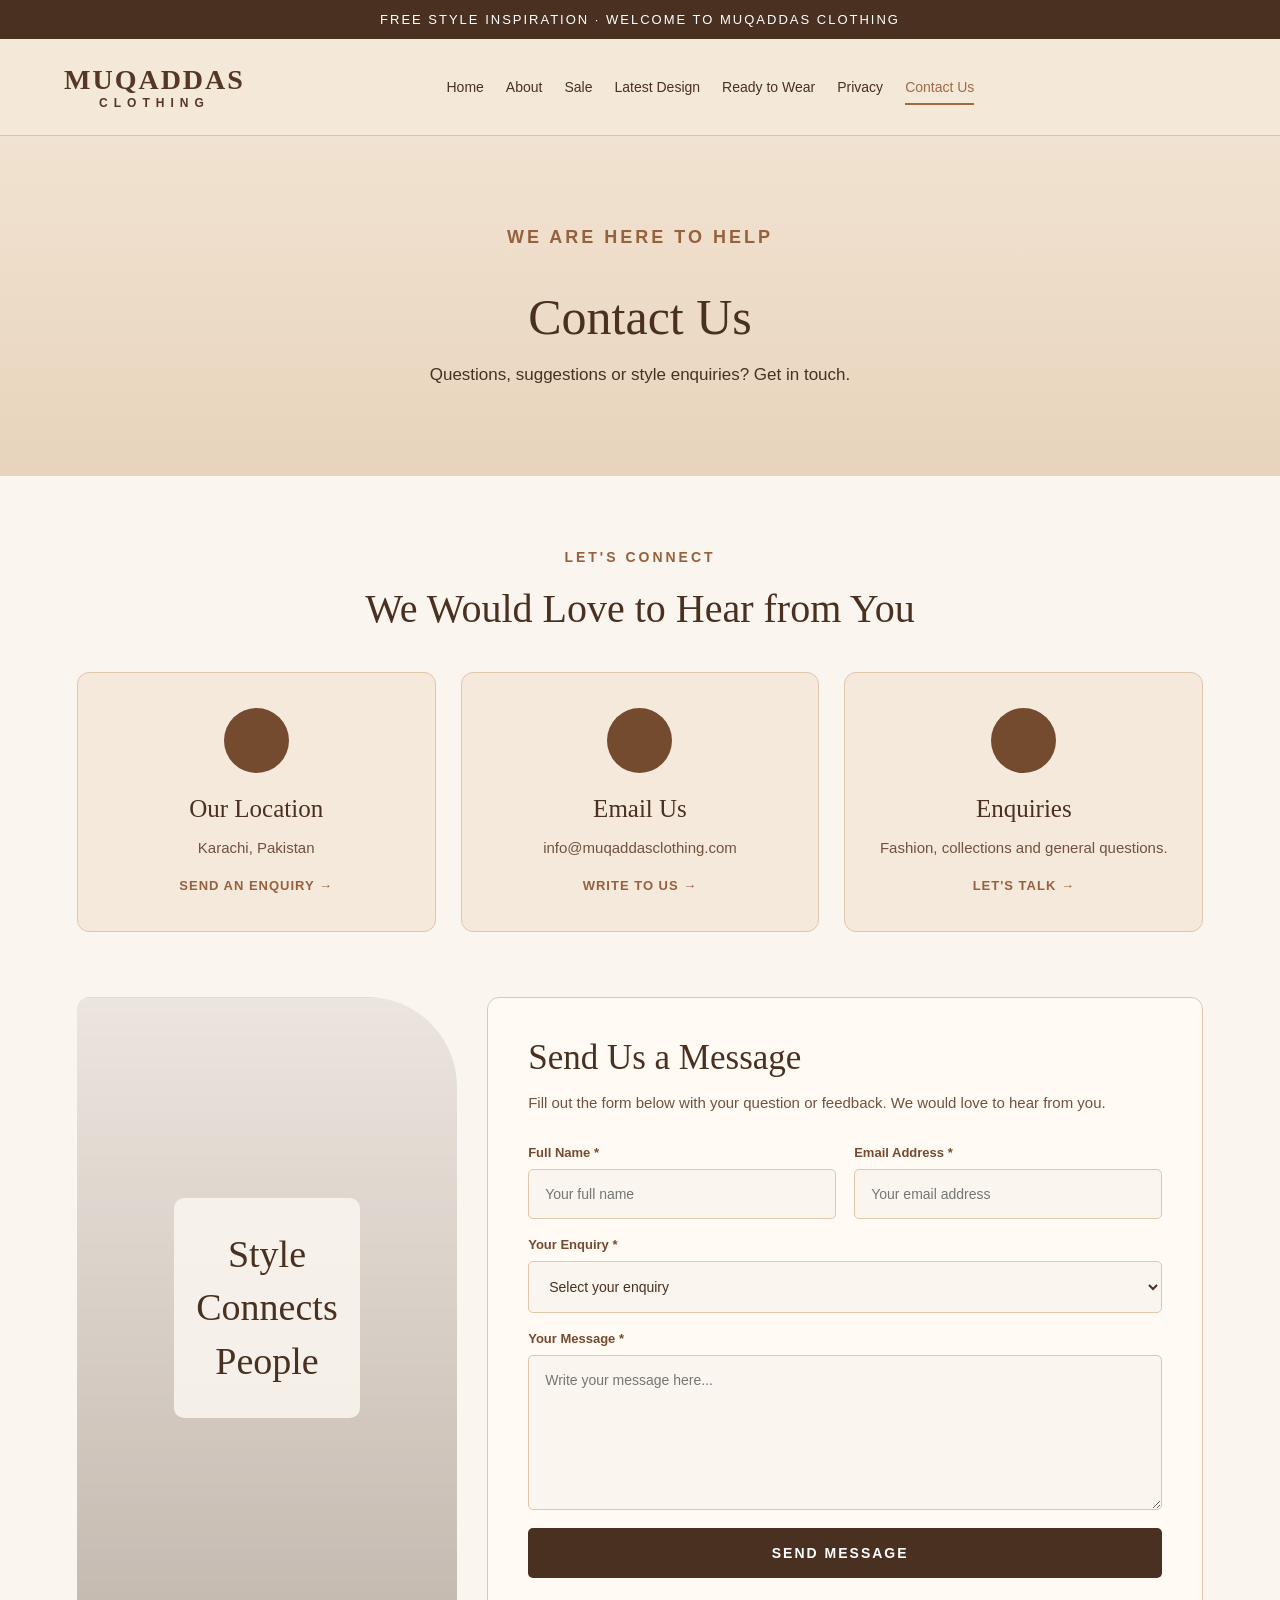
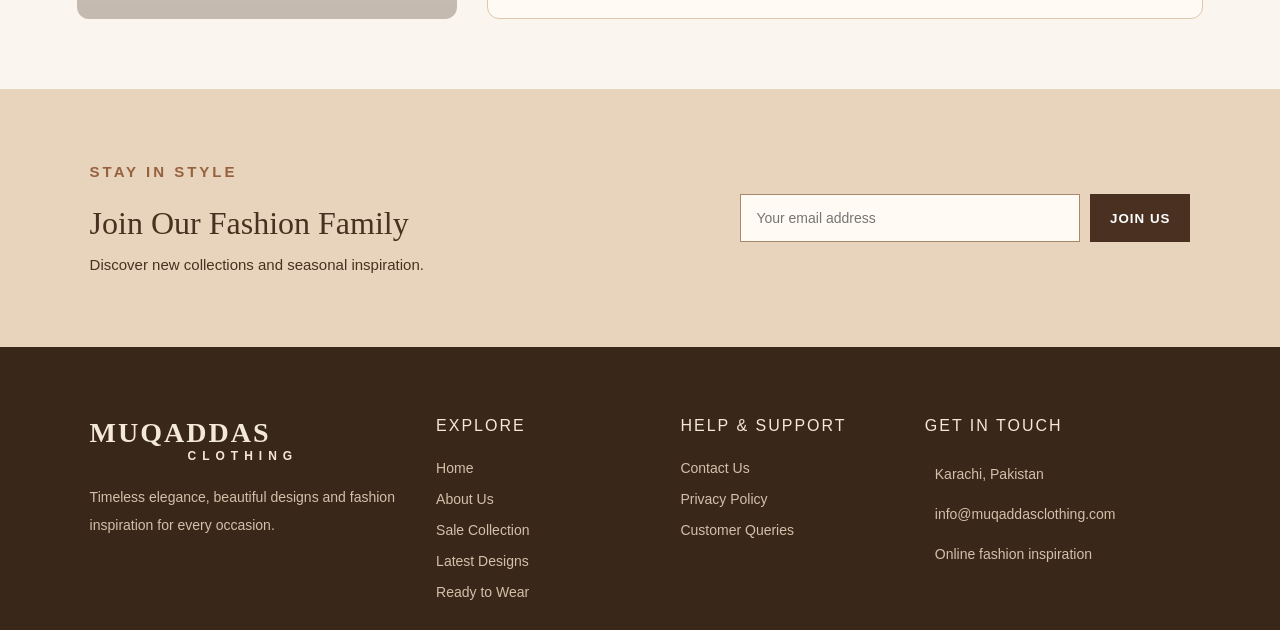
<file: contact.html>
<!DOCTYPE html>
<html lang="en">

<head>

    <meta charset="UTF-8">
    <meta name="viewport" content="width=device-width, initial-scale=1.0">

    <title>Muqaddas Clothing | Contact Us</title>

    <link rel="stylesheet" href="style.css">







</head>

<body>

    <!-- Announcement Bar -->

    <div class="announcement">
        FREE STYLE INSPIRATION · WELCOME TO MUQADDAS CLOTHING
    </div>

    <!-- Header -->

    <header>

        <div class="logo">
            <a href="index.html">
                MUQADDAS
                <span>CLOTHING</span>
            </a>
        </div>

        <!-- Navbar -->

        <nav aria-label="Main navigation">

            <ul>
                <li><a href="index.html">Home</a></li>
                <li><a href="about.html">About</a></li>
                <li><a href="sale.html">Sale</a></li>
                <li><a href="latest-design.html">Latest Design</a></li>
                <li><a href="ready-to-wear.html">Ready to Wear</a></li>
                <li><a href="privacy.html">Privacy</a></li>
                <li><a href="contact.html" class="active" aria-current="page">Contact Us</a></li>
            </ul>

        </nav>

        <!-- Header Icons -->

        <div class="header-icons">

            <a href="latest-design.html" aria-label="Latest designs">
                <i class="fa-solid fa-magnifying-glass"></i>
            </a>

            <a href="sale.html" aria-label="Sale">
                <i class="fa-regular fa-heart"></i>
            </a>

            <a href="ready-to-wear.html" aria-label="Shop">
                <i class="fa-solid fa-bag-shopping"></i>
            </a>

        </div>

    </header>

    <!-- Contact Hero -->

    <section class="page-hero">

        <p class="eyebrow">WE ARE HERE TO HELP</p>

        <h1>Contact Us</h1>

        <p>
            Questions, suggestions or style enquiries? Get in touch.
        </p>

    </section>

    <!-- Main Contact Section -->

    <section class="section">

        <div class="section-title">

            <p class="eyebrow">LET'S CONNECT</p>

            <h2>We Would Love to Hear from You</h2>

        </div>

        <!-- Contact Cards -->

        <div class="contact-grid">

            <!-- Location -->

            <div class="contact-card">

                <div class="icon-circle">
                    <i class="fa-solid fa-location-dot"></i>
                </div>

                <h3>Our Location</h3>

                <p>Karachi, Pakistan</p>

                <a href="#message-form">SEND AN ENQUIRY →</a>

            </div>

            <!-- Email -->

            <div class="contact-card">

                <div class="icon-circle">
                    <i class="fa-regular fa-envelope"></i>
                </div>

                <h3>Email Us</h3>

                <p>info@muqaddasclothing.com</p>

                <a href="mailto:info@muqaddasclothing.com">
                    WRITE TO US →
                </a>

            </div>

            <!-- Enquiries -->

            <div class="contact-card">

                <div class="icon-circle">
                    <i class="fa-regular fa-comments"></i>
                </div>

                <h3>Enquiries</h3>

                <p>
                    Fashion, collections and general questions.
                </p>

                <a href="#message-form">LET'S TALK →</a>

            </div>

        </div>

        <!-- Contact Form Layout -->

        <div class="contact-layout" id="message-form">

            <!-- Decorative Image -->

            <div class="contact-image">

                <div class="image-text">

                    <h2>
                        Style<br>
                        Connects<br>
                        People
                    </h2>

                    <i class="fa-solid fa-heart"></i>

                </div>

            </div>

            <!-- Form -->

            <div class="form-section">

                <h2>Send Us a Message</h2>

                <p>
                    Fill out the form below with your question or feedback.
                    We would love to hear from you.
                </p>

                <!-- Demo form: connect a form service before publishing -->

                <form class="form-grid" action="#" method="post">

                    <!-- Name -->

                    <div class="form-field">

                        <label for="full-name">Full Name *</label>

                        <input type="text" id="full-name" name="name" placeholder="Your full name" autocomplete="name"
                            required>

                    </div>

                    <!-- Email -->

                    <div class="form-field">

                        <label for="email">Email Address *</label>

                        <input type="email" id="email" name="email" placeholder="Your email address"
                            autocomplete="email" required>

                    </div>

                    <!-- Subject -->

                    <div class="form-field full-width">

                        <label for="subject">Your Enquiry *</label>

                        <select id="subject" name="subject" required>

                            <option value="">Select your enquiry</option>

                            <option value="collection">
                                Collection Enquiry
                            </option>

                            <option value="sale">
                                Sale Enquiry
                            </option>

                            <option value="feedback">
                                Website Feedback
                            </option>

                            <option value="privacy">
                                Privacy Question
                            </option>

                            <option value="other">
                                Other Question
                            </option>

                        </select>

                    </div>

                    <!-- Message -->

                    <div class="form-field full-width">

                        <label for="message">Your Message *</label>

                        <textarea id="message" name="message" placeholder="Write your message here..."
                            required></textarea>

                    </div>

                    <!-- Button -->

                    <button type="submit">

                        SEND MESSAGE

                        <i class="fa-regular fa-paper-plane"></i>

                    </button>

                </form>

            </div>

        </div>

    </section>

    <!-- Newsletter -->

    <section class="newsletter">

        <div>

            <p class="eyebrow">STAY IN STYLE</p>

            <h2>Join Our Fashion Family</h2>

            <p>
                Discover new collections and seasonal inspiration.
            </p>

        </div>

        <form action="contact.html" method="get">

            <input type="email" name="email" placeholder="Your email address" aria-label="Your email address" required>

            <button type="submit">JOIN US</button>

        </form>

    </section>

    <!-- Footer -->

    <footer>

        <div class="footer-grid">

            <!-- Brand Information -->

            <div>

                <div class="logo">

                    <a href="index.html">
                        MUQADDAS
                        <span>CLOTHING</span>
                    </a>

                </div>

                <p style="margin-top: 20px;">
                    Timeless elegance, beautiful designs and fashion
                    inspiration for every occasion.
                </p>

                <div class="social-icons">

                    <a href="https://www.instagram.com/" aria-label="Instagram">
                        <i class="fa-brands fa-instagram"></i>
                    </a>

                    <a href="https://www.facebook.com/" aria-label="Facebook">
                        <i class="fa-brands fa-facebook-f"></i>
                    </a>

                    <a href="https://www.pinterest.com/" aria-label="Pinterest">
                        <i class="fa-brands fa-pinterest-p"></i>
                    </a>

                </div>

            </div>

            <!-- Explore -->

            <div>

                <h3>EXPLORE</h3>

                <div class="footer-links">

                    <a href="index.html">Home</a>

                    <a href="about.html">About Us</a>

                    <a href="sale.html">Sale Collection</a>

                    <a href="latest-design.html">Latest Designs</a>

                    <a href="ready-to-wear.html">Ready to Wear</a>

                </div>

            </div>

            <!-- Help & Support -->

            <div>

                <h3>HELP & SUPPORT</h3>

                <div class="footer-links">

                    <a href="contact.html">Contact Us</a>

                    <a href="privacy.html">Privacy Policy</a>

                    <a href="contact.html">Customer Queries</a>

                </div>

            </div>

            <!-- Get In Touch -->

            <div>

                <h3>GET IN TOUCH</h3>

                <p>
                    <i class="fa-solid fa-location-dot"></i>
                    Karachi, Pakistan
                </p>

                <p>
                    <i class="fa-solid fa-envelope"></i>
                    info@muqaddasclothing.com
                </p>

                <p>
                    <i class="fa-solid fa-clock"></i>
                    Online fashion inspiration
                </p>

            </div>

        </div>



    </footer>

</body>

</html>
</file>
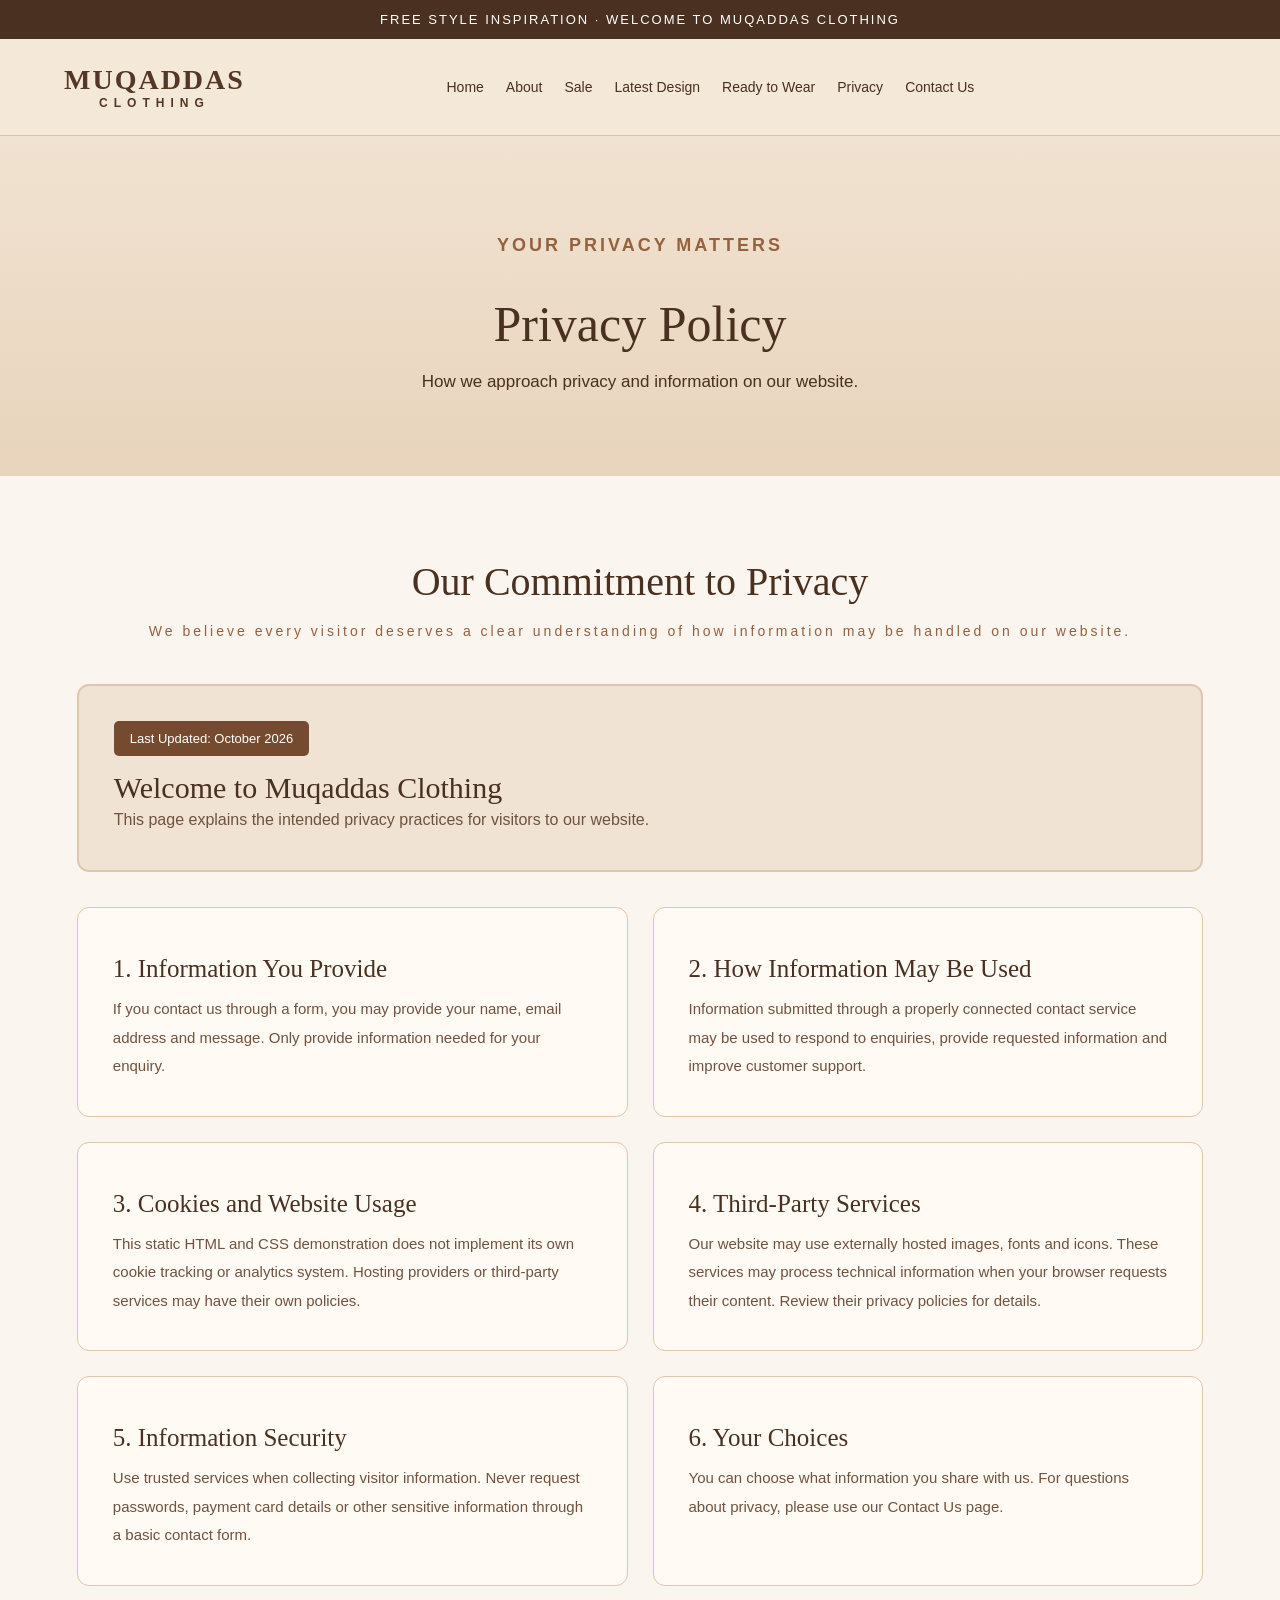
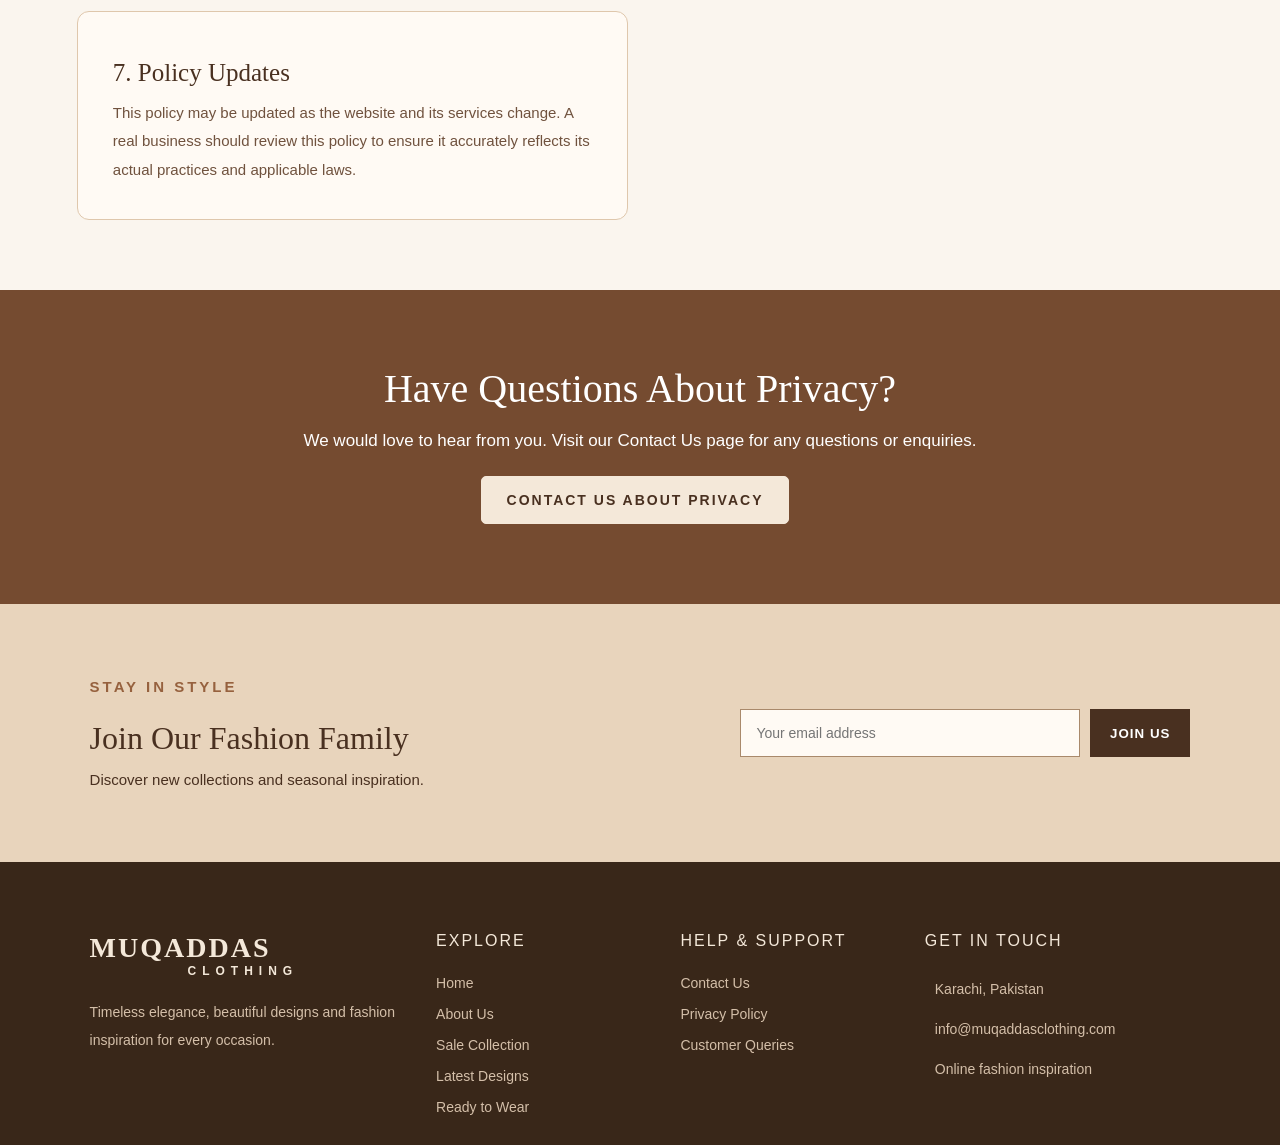
<file: privacy.html>
<!DOCTYPE html>
<html lang="en">

<head>

    <meta charset="UTF-8">
    <meta name="viewport" content="width=device-width, initial-scale=1.0">

    <title>Muqaddas Clothing | Privacy Policy</title>

    <link rel="stylesheet" href="style.css">


</head>

<body>

    <!-- Announcement Bar -->

    <div class="announcement">
        FREE STYLE INSPIRATION · WELCOME TO MUQADDAS CLOTHING
    </div>

    <!-- Header -->

    <header>

        <div class="logo">

            <a href="index.html">
                MUQADDAS
                <span>CLOTHING</span>
            </a>

        </div>

        <!-- Navbar -->

        <nav>

            <ul>

                <li><a href="index.html">Home</a></li>

                <li><a href="about.html">About</a></li>

                <li><a href="sale.html">Sale</a></li>

                <li><a href="latest-design.html">Latest Design</a></li>

                <li><a href="ready-to-wear.html">Ready to Wear</a></li>

                <li><a href="privacy.html">Privacy</a></li>

                <li><a href="contact.html">Contact Us</a></li>

            </ul>

        </nav>

        <!-- Header Icons -->

        <div class="header-icons">

            <a href="latest-design.html" aria-label="Latest designs">
                <i class="fa-solid fa-magnifying-glass"></i>
            </a>

            <a href="sale.html" aria-label="Sale">
                <i class="fa-regular fa-heart"></i>
            </a>

            <a href="ready-to-wear.html" aria-label="Shop">
                <i class="fa-solid fa-bag-shopping"></i>
            </a>

        </div>

    </header>

    <!-- Privacy Page Hero -->

    <section class="page-hero">

        <div class="hero-icon">
            <i class="fa-solid fa-shield-halved"></i>
        </div>

        <p class="eyebrow">YOUR PRIVACY MATTERS</p>

        <h1>Privacy Policy</h1>

        <p>
            How we approach privacy and information on our website.
        </p>

    </section>

    <!-- Privacy Section -->

    <section class="section">

        <div class="section-title">

            <h2>Our Commitment to Privacy</h2>

            <p>
                We believe every visitor deserves a clear understanding
                of how information may be handled on our website.
            </p>

        </div>

        <!-- Privacy Introduction -->

        <div class="privacy-intro">

            <span class="updated">
                <i class="fa-regular fa-calendar"></i>
                Last Updated: October 2026
            </span>

            <h2>Welcome to Muqaddas Clothing</h2>

            <p>
                This page explains the intended privacy practices
                for visitors to our website.
            </p>

        </div>

        <!-- Privacy Cards -->

        <div class="privacy-grid">

            <!-- Card 1 -->

            <div class="privacy-card">

                <i class="fa-solid fa-user-shield"></i>

                <h2>1. Information You Provide</h2>

                <p>
                    If you contact us through a form, you may provide
                    your name, email address and message. Only provide
                    information needed for your enquiry.
                </p>

            </div>

            <!-- Card 2 -->

            <div class="privacy-card">

                <i class="fa-solid fa-envelope-open-text"></i>

                <h2>2. How Information May Be Used</h2>

                <p>
                    Information submitted through a properly connected
                    contact service may be used to respond to enquiries,
                    provide requested information and improve
                    customer support.
                </p>

            </div>

            <!-- Card 3 -->

            <div class="privacy-card">

                <i class="fa-solid fa-cookie-bite"></i>

                <h2>3. Cookies and Website Usage</h2>

                <p>
                    This static HTML and CSS demonstration does not
                    implement its own cookie tracking or analytics
                    system. Hosting providers or third-party services
                    may have their own policies.
                </p>

            </div>

            <!-- Card 4 -->

            <div class="privacy-card">

                <i class="fa-solid fa-globe"></i>

                <h2>4. Third-Party Services</h2>

                <p>
                    Our website may use externally hosted images,
                    fonts and icons. These services may process
                    technical information when your browser requests
                    their content. Review their privacy policies
                    for details.
                </p>

            </div>

            <!-- Card 5 -->

            <div class="privacy-card">

                <i class="fa-solid fa-lock"></i>

                <h2>5. Information Security</h2>

                <p>
                    Use trusted services when collecting visitor
                    information. Never request passwords, payment
                    card details or other sensitive information
                    through a basic contact form.
                </p>

            </div>

            <!-- Card 6 -->

            <div class="privacy-card">

                <i class="fa-solid fa-hand-pointer"></i>

                <h2>6. Your Choices</h2>

                <p>
                    You can choose what information you share with us.
                    For questions about privacy, please use our
                    Contact Us page.
                </p>

            </div>

            <!-- Card 7 -->

            <div class="privacy-card">

                <i class="fa-solid fa-file-pen"></i>

                <h2>7. Policy Updates</h2>

                <p>
                    This policy may be updated as the website and
                    its services change. A real business should
                    review this policy to ensure it accurately
                    reflects its actual practices and applicable laws.
                </p>

            </div>

        </div>

    </section>

    <!-- Privacy Contact Banner -->

    <section class="privacy-banner">

        <i class="fa-regular fa-comments"></i>

        <h2>Have Questions About Privacy?</h2>

        <p>
            We would love to hear from you. Visit our Contact Us page
            for any questions or enquiries.
        </p>

        <a href="contact.html" class="btn btn-light">
            CONTACT US ABOUT PRIVACY
        </a>

    </section>

    <!-- Newsletter -->

    <section class="newsletter">

        <div>

            <p class="eyebrow">STAY IN STYLE</p>

            <h2>Join Our Fashion Family</h2>

            <p>
                Discover new collections and seasonal inspiration.
            </p>

        </div>

        <form action="contact.html" method="get">

            <input type="email" name="email" placeholder="Your email address" aria-label="Your email address" required>

            <button type="submit">JOIN US</button>

        </form>

    </section>

    <!-- Footer -->

    <footer>

        <div class="footer-grid">

            <!-- Brand Information -->

            <div>

                <div class="logo">

                    <a href="index.html">
                        MUQADDAS
                        <span>CLOTHING</span>
                    </a>

                </div>

                <p style="margin-top: 20px;">
                    Timeless elegance, beautiful designs and fashion
                    inspiration for every occasion.
                </p>

                <div class="social-icons">

                    <a href="https://www.instagram.com/" aria-label="Instagram">
                        <i class="fa-brands fa-instagram"></i>
                    </a>

                    <a href="https://www.facebook.com/" aria-label="Facebook">
                        <i class="fa-brands fa-facebook-f"></i>
                    </a>

                    <a href="https://www.pinterest.com/" aria-label="Pinterest">
                        <i class="fa-brands fa-pinterest-p"></i>
                    </a>

                </div>

            </div>

            <!-- Explore -->

            <div>

                <h3>EXPLORE</h3>

                <div class="footer-links">

                    <a href="index.html">Home</a>

                    <a href="about.html">About Us</a>

                    <a href="sale.html">Sale Collection</a>

                    <a href="latest-design.html">Latest Designs</a>

                    <a href="ready-to-wear.html">Ready to Wear</a>

                </div>

            </div>

            <!-- Help & Support -->

            <div>

                <h3>HELP & SUPPORT</h3>

                <div class="footer-links">

                    <a href="contact.html">Contact Us</a>

                    <a href="privacy.html">Privacy Policy</a>

                    <a href="contact.html">Customer Queries</a>

                </div>

            </div>

            <!-- Get In Touch -->

            <div>

                <h3>GET IN TOUCH</h3>

                <p>
                    <i class="fa-solid fa-location-dot"></i>
                    Karachi, Pakistan
                </p>

                <p>
                    <i class="fa-solid fa-envelope"></i>
                    info@muqaddasclothing.com
                </p>

                <p>
                    <i class="fa-solid fa-clock"></i>
                    Online fashion inspiration
                </p>

            </div>

        </div>


    </footer>

</body>

</html>
</file>
<file: style.css>
* {
            margin: 0;
            padding: 0;
            box-sizing: border-box;
        }

        html {
            scroll-behavior: smooth;
        }

        body {
            font-family: 'Poppins', sans-serif;
            background-color: #faf5ee;
            color: #493020;
        }

        h1, h2, h3 {
            font-family: 'Playfair Display', serif;
        }

        a {
            text-decoration: none;
            color: inherit;
            transition: all 0.4s ease;
        }

        img {
            width: 100%;
            display: block;
        }

        /* =========================
           ANNOUNCEMENT BAR
        ========================= */

        .announcement {
            background-color: #493020;
            color: #fff4e8;
            text-align: center;
            padding: 12px;
            font-size: 13px;
            letter-spacing: 3px;
            animation: fadeIn 1.5s ease;
        }

        /* =========================
           HEADER
        ========================= */

        header {
            background-color: #f4e8d9;
            display: flex;
            justify-content: space-between;
            align-items: center;
            padding: 25px 5%;
            gap: 25px;
            border-bottom: 1px solid #d8c4ad;
        }

        .logo a {
            font-family: 'Playfair Display', serif;
            font-size: 28px;
            font-weight: 700;
            letter-spacing: 2px;
            color: #543725;
        }

        .logo span {
            display: block;
            font-family: 'Poppins', sans-serif;
            font-size: 12px;
            letter-spacing: 6px;
            text-align: center;
        }

        nav ul {
            display: flex;
            justify-content: center;
            align-items: center;
            gap: 22px;
            list-style: none;
            flex-wrap: wrap;
        }

        nav ul li a {
            font-size: 14px;
            font-weight: 500;
            position: relative;
            padding-bottom: 7px;
        }

        nav ul li a:hover {
            color: #b77b4b;
        }

        /* NAVBAR UNDERLINE HOVER */

        nav ul li a::after {
            content: "";
            position: absolute;
            width: 0;
            height: 2px;
            background: #a16a42;
            bottom: 0;
            left: 0;
            transition: width 0.4s ease;
        }

        nav ul li a:hover::after {
            width: 100%;
        }

        .header-icons {
            display: flex;
            gap: 20px;
            font-size: 21px;
        }

        .header-icons a:hover {
            color: #b77b4b;
            transform: translateY(-4px);
        }

        /* =========================
           HERO SECTION
        ========================= */

        .hero {
            min-height: 650px;

            background:
                linear-gradient(
                    90deg,
                    rgba(38, 24, 15, 0.78),
                    rgba(38, 24, 15, 0.12)
                ),
                url("https://images.unsplash.com/photo-1496747611176-843222e1e57c?auto=format&fit=crop&w=1800&q=90");

            background-size: cover;
            background-position: center;

            display: flex;
            align-items: center;
            padding: 80px 8%;
            color: white;
        }

        .hero-content {
            max-width: 680px;
            animation: slideUp 1.3s ease;
        }

        .eyebrow {
            letter-spacing: 4px;
            font-size: 13px;
            font-weight: 600;
            margin-bottom: 20px;
        }

        .hero h1 {
            font-size: clamp(42px, 5vw, 72px);
            line-height: 1.2;
            margin-bottom: 25px;
        }

        .hero h1 span {
            color: #e7c49d;
        }

        .hero-content > p:not(.eyebrow) {
            font-size: 17px;
            line-height: 1.9;
            margin-bottom: 35px;
        }

        /* =========================
           BUTTONS
        ========================= */

        .btn {
            display: inline-block;
            padding: 15px 30px;
            background: #8b5938;
            color: white;
            font-size: 13px;
            font-weight: 600;
            letter-spacing: 2px;
            margin: 5px 10px 5px 0;
            border: 1px solid #8b5938;
            transition: all 0.4s ease;
        }

        .btn:hover {
            background: #543725;
            border-color: #543725;
            transform: translateY(-5px);
            box-shadow: 0 8px 20px rgba(0,0,0,0.2);
        }

        .btn-light {
            background: #f4e8d9;
            color: #493020;
            border-color: #f4e8d9;
        }

        .btn-light:hover {
            background: white;
            color: #493020;
            border-color: white;
        }

        /* =========================
           INTRO SECTION
        ========================= */

        .intro {
            text-align: center;
            padding: 100px 20px;
            background: #faf5ee;
        }

        .intro .eyebrow {
            color: #a16a42;
        }

        .intro h2 {
            font-size: 48px;
            margin-bottom: 25px;
        }

        .intro > p:last-child {
            max-width: 720px;
            margin: auto;
            font-size: 17px;
            line-height: 2;
            color: #79604d;
        }

        /* =========================
           COMMON SECTIONS
        ========================= */

        .section {
            padding: 90px 7%;
        }

        .section-title {
            text-align: center;
            margin-bottom: 50px;
        }

        .section-title > p {
            font-size: 13px;
            letter-spacing: 4px;
            color: #a16a42;
            margin-bottom: 15px;
        }

        .section-title h2 {
            font-size: 46px;
            margin-bottom: 15px;
        }

        .section-title span {
            color: #806653;
            font-size: 16px;
        }

        /* =========================
           CATEGORY GRID
        ========================= */

        .category-grid {
            display: grid;
            grid-template-columns: repeat(3, 1fr);
            gap: 30px;
        }

        .category-card {
            background: #f0e3d3;
            transition: all 0.4s ease;
        }

        .category-card:hover {
            transform: translateY(-10px);
            box-shadow: 0 15px 30px rgba(73,48,32,0.15);
        }

        .category-card img {
            height: 390px;
            object-fit: cover;
            transition: all 0.5s ease;
        }

        .category-card:hover img {
            filter: brightness(0.85);
        }

        .category-info {
            text-align: center;
            padding: 30px 15px;
        }

        .category-info h3 {
            font-size: 29px;
            margin-bottom: 10px;
        }

        .category-info p {
            font-size: 15px;
            color: #806653;
            margin-bottom: 20px;
        }

        .category-info a {
            font-size: 13px;
            font-weight: 600;
            letter-spacing: 2px;
            border-bottom: 1px solid #493020;
            padding-bottom: 6px;
        }

        .category-info a:hover {
            color: #b77b4b;
            letter-spacing: 3px;
        }

        /* =========================
           FEATURED PRODUCTS
        ========================= */

        .featured {
            background-color: #f0e3d3;
        }

        .products {
            display: grid;
            grid-template-columns: repeat(4, 1fr);
            gap: 25px;
        }

        .product-card {
            background: #fffaf4;
            transition: all 0.4s ease;
        }

        .product-card:hover {
            transform: translateY(-8px);
            box-shadow: 0 12px 25px rgba(73,48,32,0.14);
        }

        .product-image {
            position: relative;
            overflow: hidden;
        }

        .product-image img {
            height: 350px;
            object-fit: cover;
            transition: transform 0.6s ease;
        }

        .product-card:hover img {
            transform: scale(1.08);
        }

        .badge {
            position: absolute;
            top: 15px;
            left: 15px;
            background: #543725;
            color: white;
            padding: 8px 13px;
            font-size: 10px;
            letter-spacing: 2px;
            z-index: 1;
        }

        .product-info {
            padding: 25px 15px;
            text-align: center;
        }

        .product-info h3 {
            font-size: 22px;
            margin-bottom: 10px;
        }

        .product-info p {
            color: #94745d;
            font-size: 14px;
        }

        /* =========================
           FASHION BANNER
        ========================= */

        .banner {
            min-height: 470px;

            background:
                linear-gradient(
                    rgba(40,25,15,0.55),
                    rgba(40,25,15,0.55)
                ),
                url("https://images.unsplash.com/photo-1483985988355-763728e1935b?auto=format&fit=crop&w=1800&q=85");

            background-position: center;
            background-size: cover;
            background-attachment: fixed;

            display: flex;
            justify-content: center;
            align-items: center;
            text-align: center;
            color: white;
            padding: 60px 20px;
        }

        .banner h2 {
            font-size: clamp(36px, 5vw, 58px);
            line-height: 1.3;
            margin-bottom: 30px;
        }

        .banner h2 span {
            color: #e7c49d;
        }

        /* =========================
           OUR PROMISE
        ========================= */

        .values {
            display: grid;
            grid-template-columns: repeat(3, 1fr);
            gap: 30px;
        }

        .value-card {
            text-align: center;
            background: #f4e8d9;
            padding: 50px 25px;
            border: 1px solid #e5d3bd;
            transition: all 0.4s ease;
        }

        .value-card:hover {
            background: #e8d4bc;
            transform: translateY(-8px);
        }

        .value-card i {
            font-size: 38px;
            color: #96613e;
            margin-bottom: 25px;
            transition: transform 0.4s ease;
        }

        .value-card:hover i {
            transform: scale(1.2);
        }

        .value-card h3 {
            font-size: 26px;
            margin-bottom: 15px;
        }

        .value-card p {
            font-size: 15px;
            color: #806653;
            line-height: 1.8;
        }

        /* =========================
           NEWSLETTER
        ========================= */

        .newsletter {
            background: #e8d4bc;
            padding: 70px 7%;

            display: flex;
            justify-content: space-between;
            align-items: center;
            gap: 40px;
        }

        .newsletter h2 {
            font-size: 39px;
            margin-bottom: 12px;
        }

        .newsletter p {
            font-size: 15px;
            line-height: 1.8;
        }

        .newsletter form {
            display: flex;
            width: 450px;
            max-width: 100%;
        }

        .newsletter input {
            flex: 1;
            min-width: 0;
            padding: 17px;
            border: 1px solid #c9ad91;
            outline: none;
            font-family: 'Poppins', sans-serif;
            font-size: 14px;
        }

        .newsletter input:focus {
            border-color: #8b5938;
        }

        .newsletter button {
            background: #543725;
            color: white;
            border: none;
            padding: 17px 25px;
            cursor: pointer;
            font-family: 'Poppins', sans-serif;
            font-weight: 600;
            letter-spacing: 1px;
            transition: all 0.4s ease;
        }

        .newsletter button:hover {
            background: #a16a42;
        }

        /* =========================
           FOOTER
        ========================= */

        footer {
            background: #392719;
            color: #f4e8d9;
            padding: 70px 7% 30px;
        }

        .footer-grid {
            display: grid;
            grid-template-columns: 1.5fr 1fr 1fr 1.3fr;
            gap: 40px;
        }

        footer .logo a {
            color: #f4e8d9;
        }

        footer h3 {
            font-family: 'Poppins', sans-serif;
            font-size: 16px;
            letter-spacing: 2px;
            margin-bottom: 25px;
        }

        footer p {
            color: #d4bfa9;
            font-size: 14px;
            line-height: 2;
            margin-bottom: 12px;
        }

        .footer-links {
            display: flex;
            flex-direction: column;
            gap: 15px;
        }

        .footer-links a {
            font-size: 14px;
            color: #d4bfa9;
        }

        .footer-links a:hover {
            color: white;
            padding-left: 7px;
        }

        .social-icons {
            display: flex;
            gap: 20px;
            margin-top: 25px;
        }

        .social-icons a {
            font-size: 23px;
        }

        .social-icons a:hover {
            color: #d6a87e;
            transform: translateY(-5px);
        }

        footer p i {
            margin-right: 10px;
            color: #d6a87e;
        }

        .copyright {
            text-align: center;
            border-top: 1px solid #6c503b;
            margin-top: 60px;
            padding-top: 25px;
            font-size: 13px;
            color: #d4bfa9;
            letter-spacing: 1px;
        }

        /* =========================
           ANIMATIONS
        ========================= */

        @keyframes fadeIn {
            from {
                opacity: 0;
            }

            to {
                opacity: 1;
            }
        }

        @keyframes slideUp {
            from {
                opacity: 0;
                transform: translateY(50px);
            }

            to {
                opacity: 1;
                transform: translateY(0);
            }
        }

        .intro {
            animation: fadeIn 1.5s ease;
        }

        .hero-content {
            animation: slideUp 1.3s ease;
        }

        /* =========================
           RESPONSIVE DESIGN
        ========================= */

        /* TABLET */

        @media (max-width: 1100px) {

            header {
                flex-direction: column;
                text-align: center;
            }

            nav ul {
                gap: 17px;
            }

            .category-grid {
                grid-template-columns: repeat(2, 1fr);
            }

            .products {
                grid-template-columns: repeat(2, 1fr);
            }

            .footer-grid {
                grid-template-columns: repeat(2, 1fr);
            }

            .newsletter {
                flex-direction: column;
                text-align: center;
            }

            .newsletter form {
                width: 100%;
                max-width: 550px;
            }

        }

        /* MOBILE */

        @media (max-width: 600px) {

            .announcement {
                font-size: 10px;
                letter-spacing: 1px;
            }

            header {
                padding: 20px 4%;
            }

            .logo a {
                font-size: 25px;
            }

            nav ul {
                gap: 12px;
            }

            nav ul li a {
                font-size: 12px;
            }

            .header-icons {
                font-size: 22px;
                gap: 25px;
            }

            .hero {
                min-height: 560px;
                padding: 60px 6%;
                background-position: center;
            }

            .hero h1 {
                font-size: 43px;
            }

            .hero-content > p:not(.eyebrow) {
                font-size: 15px;
            }

            .btn {
                padding: 13px 18px;
                font-size: 11px;
            }

            .intro {
                padding: 65px 6%;
            }

            .intro h2 {
                font-size: 36px;
            }

            .intro > p:last-child {
                font-size: 15px;
            }

            .section {
                padding: 65px 5%;
            }

            .section-title h2 {
                font-size: 35px;
            }

            .category-grid,
            .products,
            .values {
                grid-template-columns: 1fr;
            }

            .category-card img {
                height: 400px;
            }

            .product-image img {
                height: 420px;
            }

            .banner {
                background-attachment: scroll;
            }

            .banner h2 {
                font-size: 36px;
            }

            .newsletter {
                padding: 60px 5%;
            }

            .newsletter h2 {
                font-size: 32px;
            }

            .newsletter form {
                flex-direction: column;
                gap: 12px;
            }

            .newsletter input,
            .newsletter button {
                width: 100%;
            }

            .footer-grid {
                grid-template-columns: 1fr;
                gap: 35px;
            }

            footer {
                padding: 60px 6% 25px;
            }

        }

        /* ACCESSIBILITY */

        @media (prefers-reduced-motion: reduce) {

            *,
            *::before,
            *::after {
                animation: none !important;
                transition: none !important;
                scroll-behavior: auto !important;
            }

        }
        * {
            box-sizing: border-box;
        }

        body {
            margin: 0;
            padding: 0;
            background-color: #faf5ee;
            color: #493020;
            font-family: Arial, sans-serif;
        }

        h1,
        h2,
        h3 {
            font-family: Georgia, serif;
        }

        a {
            text-decoration: none;
            color: #493020;
            transition: 0.3s;
        }

        /* Announcement Bar */

        .announcement {
            background-color: #493020;
            color: white;
            text-align: center;
            padding: 12px;
            font-size: 13px;
            letter-spacing: 2px;
        }

        /* Header */

        header {
            background-color: #f4e8d9;
            padding: 25px 5%;
            display: flex;
            justify-content: space-between;
            align-items: center;
            gap: 25px;
            border-bottom: 1px solid #d8c4ad;
        }

        /* Logo */

        .logo a {
            font-family: Georgia, serif;
            font-size: 28px;
            font-weight: bold;
            color: #543725;
            letter-spacing: 2px;
        }

        .logo span {
            display: block;
            font-family: Arial, sans-serif;
            font-size: 12px;
            letter-spacing: 6px;
            text-align: center;
        }

        /* Navbar */

        nav ul {
            display: flex;
            justify-content: center;
            align-items: center;
            gap: 22px;
            list-style: none;
            padding: 0;
            flex-wrap: wrap;
        }

        nav ul li a {
            font-size: 14px;
            padding: 8px 0;
            color: #493020;
            transition: 0.3s;
        }

        nav ul li a:hover {
            color: #b77b4b;
            border-bottom: 2px solid #a16a42;
        }

        /* Header Icons */

        .header-icons {
            display: flex;
            gap: 20px;
            font-size: 21px;
        }

        .header-icons a:hover {
            color: #b77b4b;
        }

        /* About Page Hero */

        .page-hero {
            background-color: #e8d4bc;
            text-align: center;
            padding: 70px 20px;
        }

        .page-hero h1 {
            font-size: 50px;
            margin: 15px;
        }

        .page-hero p {
            font-size: 18px;
        }

        .eyebrow {
            color: #96613e;
            font-size: 14px;
            letter-spacing: 3px;
            font-weight: bold;
        }

        /* About Section */

        .section {
            padding: 70px 6%;
        }

        .split {
            display: flex;
            align-items: center;
            gap: 45px;
        }

        .split img {
            width: 45%;
            height: 450px;
            border-radius: 12px;
            border: 3px solid #d6b89b;
            object-fit: cover;
        }

        .split div {
            width: 50%;
        }

        .split h2 {
            font-size: 38px;
            margin-bottom: 20px;
        }

        .split p {
            font-size: 16px;
            line-height: 1.8;
            color: #70523e;
        }

        /* Buttons */

        .btn {
            display: inline-block;
            background-color: #754b30;
            color: white;
            padding: 15px 25px;
            margin-top: 20px;
            border-radius: 5px;
            font-size: 14px;
            transition: 0.3s;
        }

        .btn:hover {
            background-color: #b77b4b;
            color: white;
        }

        /* Section Title */

        .section-title {
            text-align: center;
            margin-bottom: 40px;
        }

        .section-title p {
            color: #96613e;
            letter-spacing: 3px;
            font-size: 14px;
        }

        .section-title h2 {
            font-size: 40px;
        }

        /* Our Values */

        .values {
            display: grid;
            grid-template-columns: repeat(3, 1fr);
            gap: 25px;
        }

        .value-card {
            background-color: #faf5ee;
            padding: 40px 20px;
            text-align: center;
            border: 2px solid #dfc7ac;
            border-radius: 10px;
            transition: 0.3s;
        }

        .value-card:hover {
            background-color: #e3c8aa;
            transform: translateY(-5px);
        }

        .value-card i {
            font-size: 35px;
            color: #96613e;
        }

        .value-card h3 {
            font-size: 27px;
        }

        .value-card p {
            font-size: 15px;
            line-height: 1.7;
        }

        /* Banner */

        .banner {
            background-color: #754b30;
            text-align: center;
            padding: 80px 20px;
            color: white;
        }

        .banner h2 {
            font-size: 42px;
        }

        .btn-light {
            background-color: #f4e8d9;
            color: #493020;
        }

        .btn-light:hover {
            background-color: white;
            color: #493020;
        }

        /* Newsletter */

        .newsletter {
            background-color: #e8d4bc;
            padding: 70px 7%;
            display: flex;
            justify-content: space-between;
            align-items: center;
            gap: 30px;
        }

        .newsletter h2 {
            font-size: 32px;
        }

        .newsletter p {
            line-height: 1.7;
        }

        .newsletter form {
            display: flex;
            gap: 10px;
        }

        .newsletter input {
            padding: 15px;
            width: 230px;
            border: 1px solid #a9896b;
            font-size: 14px;
        }

        .newsletter button {
            background-color: #493020;
            color: white;
            border: none;
            padding: 15px 20px;
            cursor: pointer;
            transition: 0.3s;
        }

        .newsletter button:hover {
            background-color: #a16a42;
        }

        /* Footer */

        footer {
            background-color: #392719;
            color: #f4e8d9;
            padding: 70px 7% 30px;
        }

        .footer-grid {
            display: grid;
            grid-template-columns: 1.5fr 1fr 1fr 1.3fr;
            gap: 40px;
        }

        footer .logo a {
            color: #f4e8d9;
        }

        footer h3 {
            font-family: Arial, sans-serif;
            font-size: 16px;
            letter-spacing: 2px;
            margin-bottom: 25px;
        }

        footer p {
            font-size: 14px;
            line-height: 2;
            color: #d4bfa9;
            margin-bottom: 12px;
        }

        /* Footer Links */

        .footer-links {
            display: flex;
            flex-direction: column;
            gap: 15px;
        }

        .footer-links a {
            color: #d4bfa9;
            font-size: 14px;
        }

        .footer-links a:hover {
            color: white;
            padding-left: 7px;
        }

        /* Social Icons */

        .social-icons {
            display: flex;
            gap: 20px;
            margin-top: 25px;
        }

        .social-icons a {
            color: #f4e8d9;
            font-size: 23px;
        }

        .social-icons a:hover {
            color: #d6a87e;
        }

        /* Contact Icons */

        footer p i {
            margin-right: 10px;
            color: #d6a87e;
        }

        /* Copyright */

        .copyright {
            text-align: center;
            border-top: 1px solid #6c503b;
            margin-top: 60px;
            padding-top: 25px;
            font-size: 13px;
            color: #d4bfa9;
            letter-spacing: 1px;
        }

        /* Media Query For Tablet */

        @media (max-width: 1100px) {

            header {
                flex-direction: column;
                text-align: center;
            }

            nav ul {
                gap: 17px;
            }

            .footer-grid {
                grid-template-columns: repeat(2, 1fr);
            }

            .newsletter {
                flex-direction: column;
                text-align: center;
            }

            .values {
                grid-template-columns: repeat(2, 1fr);
            }

            .split {
                gap: 25px;
            }

        }

        /* Media Query For Mobile */

        @media (max-width: 600px) {

            .announcement {
                font-size: 11px;
                letter-spacing: 1px;
            }

            header {
                padding: 20px 4%;
            }

            .logo a {
                font-size: 25px;
            }

            nav ul {
                gap: 12px;
            }

            nav ul li a {
                font-size: 12px;
            }

            .header-icons {
                font-size: 22px;
            }

            .page-hero {
                padding: 55px 15px;
            }

            .page-hero h1 {
                font-size: 36px;
            }

            .section {
                padding: 50px 5%;
            }

            .split {
                flex-direction: column;
            }

            .split img {
                width: 100%;
                height: auto;
            }

            .split div {
                width: 100%;
            }

            .split h2 {
                font-size: 30px;
            }

            .section-title h2 {
                font-size: 32px;
            }

            .values {
                grid-template-columns: 1fr;
            }

            .banner {
                padding: 60px 15px;
            }

            .banner h2 {
                font-size: 32px;
            }

            .newsletter {
                padding: 40px 5%;
            }

            .newsletter h2 {
                font-size: 28px;
            }

            .newsletter form {
                flex-direction: column;
                width: 100%;
            }

            .newsletter input {
                width: 100%;
            }

            .newsletter button {
                width: 100%;
            }

            .footer-grid {
                grid-template-columns: 1fr;
                gap: 30px;
            }

            footer {
                padding: 50px 6% 25px;
            }

        }
        * {
            margin: 0;
            padding: 0;
            box-sizing: border-box;
        }

        body {
            background-color: #faf5ee;
            color: #493020;
            font-family: 'DM Sans', Arial, sans-serif;
        }

        h1, h2, h3 {
            font-family: 'Playfair Display', Georgia, serif;
            font-weight: 500;
        }

        a {
            text-decoration: none;
            color: #493020;
            transition: 0.3s;
        }

        /* Announcement */

        .announcement {
            background-color: #493020;
            color: white;
            text-align: center;
            padding: 12px;
            font-size: 12px;
            letter-spacing: 3px;
        }

        /* Header */

        header {
            background-color: #f4e8d9;
            padding: 25px 5%;
            display: flex;
            justify-content: space-between;
            align-items: center;
            gap: 25px;
            border-bottom: 1px solid #d8c4ad;
        }

        /* Logo */

        .logo a {
            font-family: Georgia, serif;
            font-size: 28px;
            font-weight: bold;
            color: #543725;
            letter-spacing: 2px;
        }

        .logo span {
            display: block;
            font-family: Arial, sans-serif;
            font-size: 12px;
            letter-spacing: 6px;
            text-align: center;
        }

        /* Navbar */

        nav ul {
            display: flex;
            justify-content: center;
            align-items: center;
            gap: 22px;
            list-style: none;
            flex-wrap: wrap;
        }

        nav ul li a {
            font-size: 14px;
            padding: 8px 0;
        }

        nav ul li a:hover,
        nav ul li a.active {
            color: #a16a42;
            border-bottom: 2px solid #a16a42;
        }

        /* Header Icons */

        .header-icons {
            display: flex;
            gap: 20px;
            font-size: 21px;
        }

        .header-icons a:hover {
            color: #b77b4b;
        }

        /* Hero Section */

        .page-hero {
            min-height: 340px;
            background:
                linear-gradient(
                    rgba(244, 232, 217, 0.72),
                    rgba(232, 212, 188, 0.72)
                ),
                url("https://images.unsplash.com/photo-1490481651871-ab68de25d43d?auto=format&fit=crop&w=1800&q=85");

            background-position: center;
            background-size: cover;
            display: flex;
            flex-direction: column;
            align-items: center;
            justify-content: center;
            text-align: center;
            padding: 60px 20px;
        }

        .eyebrow {
            color: #754b30;
            font-size: 13px;
            letter-spacing: 3px;
            font-weight: bold;
        }

        .page-hero h1 {
            font-size: 62px;
            margin: 12px 0;
            animation: fadeUp 1.3s ease;
        }

        .page-hero p:last-child {
            font-size: 17px;
            line-height: 1.7;
            animation: fadeUp 1.7s ease;
        }

        /* Main Section */

        .section {
            padding: 75px 6%;
        }

        .section-title {
            text-align: center;
            margin-bottom: 45px;
        }

        .section-title h2 {
            font-size: 42px;
            margin-top: 12px;
        }

        /* Contact Cards */

        .contact-grid {
            display: grid;
            grid-template-columns: repeat(3, 1fr);
            gap: 25px;
            margin-bottom: 65px;
        }

        .contact-card {
            background-color: #f5e9dc;
            border: 1px solid #dfc7ac;
            border-radius: 12px;
            text-align: center;
            padding: 35px 22px;
            min-height: 260px;
            transition: 0.4s;
        }

        .contact-card:hover {
            background-color: #e8d4bc;
            transform: translateY(-8px);
            box-shadow: 0 12px 25px rgba(73, 48, 32, 0.12);
        }

        .icon-circle {
            background-color: #754b30;
            color: white;
            width: 65px;
            height: 65px;
            border-radius: 50%;
            display: flex;
            justify-content: center;
            align-items: center;
            margin: 0 auto 22px;
            font-size: 25px;
        }

        .contact-card h3 {
            font-size: 25px;
            margin-bottom: 12px;
        }

        .contact-card p {
            font-size: 15px;
            color: #70523e;
            line-height: 1.7;
            overflow-wrap: anywhere;
        }

        .contact-card a {
            display: inline-block;
            margin-top: 18px;
            font-size: 13px;
            font-weight: bold;
            letter-spacing: 1px;
            color: #96613e;
        }

        .contact-card a:hover {
            color: #493020;
        }

        /* Contact Form Section */

        .contact-layout {
            display: grid;
            grid-template-columns: 0.85fr 1.6fr;
            gap: 30px;
            align-items: stretch;
        }

        /* Left Decorative Image */

        .contact-image {
            min-height: 570px;
            border-radius: 12px 90px 12px 12px;
            background:
                linear-gradient(
                    rgba(73, 48, 32, 0.08),
                    rgba(73, 48, 32, 0.30)
                ),
                url("https://images.unsplash.com/photo-1496747611176-843222e1e57c?auto=format&fit=crop&w=1000&q=85");

            background-size: cover;
            background-position: center;
            display: flex;
            align-items: center;
            justify-content: center;
            padding: 30px;
            text-align: center;
        }

        .image-text {
            background-color: rgba(250, 245, 238, 0.88);
            padding: 30px 22px;
            border-radius: 10px;
            color: #493020;
        }

        .image-text h2 {
            font-size: 38px;
            line-height: 1.4;
        }

        .image-text i {
            margin-top: 20px;
            color: #96613e;
            font-size: 22px;
        }

        /* Form Box */

        .form-section {
            background-color: #fffaf4;
            border: 1px solid #dfc7ac;
            border-radius: 12px;
            padding: 40px;
        }

        .form-section h2 {
            font-size: 35px;
            margin-bottom: 12px;
        }

        .form-section > p {
            color: #70523e;
            font-size: 15px;
            line-height: 1.7;
            margin-bottom: 30px;
        }

        /* Form Grid */

        .form-grid {
            display: grid;
            grid-template-columns: repeat(2, 1fr);
            gap: 18px;
        }

        .form-grid .full-width {
            grid-column: 1 / -1;
        }

        .form-field {
            display: flex;
            flex-direction: column;
            gap: 9px;
        }

        .form-field label {
            font-size: 13px;
            font-weight: bold;
            color: #754b30;
        }

        .form-grid input,
        .form-grid select,
        .form-grid textarea {
            width: 100%;
            padding: 16px;
            border: 1px solid #dfc7ac;
            background-color: #faf5ee;
            border-radius: 5px;
            font-family: inherit;
            font-size: 14px;
            color: #493020;
            outline: none;
            transition: 0.3s;
        }

        .form-grid input:focus,
        .form-grid select:focus,
        .form-grid textarea:focus {
            border-color: #96613e;
            background-color: white;
            box-shadow: 0 0 0 3px rgba(150, 97, 62, 0.10);
        }

        .form-grid textarea {
            height: 155px;
            resize: vertical;
        }

        .form-grid button {
            grid-column: 1 / -1;
            background-color: #493020;
            color: white;
            border: none;
            border-radius: 5px;
            padding: 17px;
            font-size: 14px;
            font-weight: bold;
            letter-spacing: 2px;
            cursor: pointer;
            transition: 0.3s;
        }

        .form-grid button:hover {
            background-color: #96613e;
            transform: translateY(-3px);
        }

        .form-grid button i {
            margin-left: 10px;
        }

        /* Newsletter */

        .newsletter {
            background-color: #e8d4bc;
            padding: 70px 7%;
            display: flex;
            justify-content: space-between;
            align-items: center;
            gap: 30px;
        }

        .newsletter h2 {
            font-size: 32px;
            margin: 10px 0;
        }

        .newsletter p {
            line-height: 1.7;
        }

        .newsletter form {
            display: flex;
            gap: 10px;
        }

        .newsletter input {
            padding: 15px;
            width: 230px;
            border: 1px solid #a9896b;
            font-size: 14px;
            background-color: #fffaf4;
        }

        .newsletter button {
            background-color: #493020;
            color: white;
            border: none;
            padding: 15px 20px;
            cursor: pointer;
            transition: 0.3s;
        }

        .newsletter button:hover {
            background-color: #a16a42;
        }

        /* Footer */

        footer {
            background-color: #392719;
            color: #f4e8d9;
            padding: 70px 7% 30px;
        }

        .footer-grid {
            display: grid;
            grid-template-columns: 1.5fr 1fr 1fr 1.3fr;
            gap: 40px;
        }

        footer .logo a {
            color: #f4e8d9;
        }

        footer h3 {
            font-family: Arial, sans-serif;
            font-size: 16px;
            letter-spacing: 2px;
            margin-bottom: 25px;
        }

        footer p {
            font-size: 14px;
            line-height: 2;
            color: #d4bfa9;
            margin-bottom: 12px;
            overflow-wrap: anywhere;
        }

        /* Footer Links */

        .footer-links {
            display: flex;
            flex-direction: column;
            gap: 15px;
        }

        .footer-links a {
            color: #d4bfa9;
            font-size: 14px;
        }

        .footer-links a:hover {
            color: white;
            padding-left: 7px;
        }

        /* Social Icons */

        .social-icons {
            display: flex;
            gap: 20px;
            margin-top: 25px;
        }

        .social-icons a {
            color: #f4e8d9;
            font-size: 23px;
        }

        .social-icons a:hover {
            color: #d6a87e;
        }

        /* Contact Icons */

        footer p i {
            margin-right: 10px;
            color: #d6a87e;
        }

        /* Copyright */

        .copyright {
            text-align: center;
            border-top: 1px solid #6c503b;
            margin-top: 60px;
            padding-top: 25px;
            font-size: 13px;
            color: #d4bfa9;
            letter-spacing: 1px;
        }

        /* Animation */

        @keyframes fadeUp {

            from {
                opacity: 0;
                transform: translateY(25px);
            }

            to {
                opacity: 1;
                transform: translateY(0);
            }

        }

        /* Tablet Media Query */

        @media (max-width: 1100px) {

            header {
                flex-direction: column;
                text-align: center;
            }

            nav ul {
                gap: 17px;
            }

            .contact-layout {
                grid-template-columns: 1fr 1.5fr;
            }

            .footer-grid {
                grid-template-columns: repeat(2, 1fr);
            }

            .newsletter {
                flex-direction: column;
                text-align: center;
            }

        }

        /* Mobile Media Query */

        @media (max-width: 700px) {

            .announcement {
                font-size: 10px;
                letter-spacing: 1px;
                line-height: 1.7;
            }

            header {
                padding: 20px 4%;
            }

            .logo a {
                font-size: 25px;
            }

            nav ul {
                gap: 12px;
            }

            nav ul li a {
                font-size: 12px;
            }

            .header-icons {
                font-size: 22px;
            }

            .page-hero {
                min-height: 270px;
                padding: 50px 15px;
            }

            .page-hero h1 {
                font-size: 42px;
            }

            .section {
                padding: 50px 5%;
            }

            .section-title h2 {
                font-size: 32px;
            }

            .contact-grid {
                grid-template-columns: 1fr;
                gap: 20px;
                margin-bottom: 45px;
            }

            .contact-card {
                min-height: auto;
            }

            .contact-layout {
                grid-template-columns: 1fr;
            }

            .contact-image {
                min-height: 350px;
            }

            .form-section {
                padding: 25px 20px;
            }

            .form-section h2 {
                font-size: 29px;
            }

            .form-grid {
                grid-template-columns: 1fr;
            }

            .newsletter {
                padding: 40px 5%;
            }

            .newsletter h2 {
                font-size: 28px;
            }

            .newsletter form {
                flex-direction: column;
                width: 100%;
            }

            .newsletter input,
            .newsletter button {
                width: 100%;
            }

            .footer-grid {
                grid-template-columns: 1fr;
                gap: 30px;
            }

            footer {
                padding: 50px 6% 25px;
            }

        }

        /* Reduced Motion */

        @media (prefers-reduced-motion: reduce) {

            *,
            *::before,
            *::after {
                animation: none !important;
                transition: none !important;
            }

        }
* {
            box-sizing: border-box;
        }

        body {
            margin: 0;
            padding: 0;
            background-color: #faf5ee;
            color: #493020;
            font-family: Arial, sans-serif;
        }

        h1, h2, h3 {
            font-family: Georgia, serif;
        }

        a {
            text-decoration: none;
            color: #493020;
            transition: 0.3s;
        }

        /* Announcement Bar */

        .announcement {
            background-color: #493020;
            color: white;
            text-align: center;
            padding: 12px;
            font-size: 13px;
            letter-spacing: 2px;
        }

        /* Header */

        header {
            background-color: #f4e8d9;
            padding: 25px 5%;
            display: flex;
            justify-content: space-between;
            align-items: center;
            gap: 25px;
            border-bottom: 1px solid #d8c4ad;
        }

        /* Logo */

        .logo a {
            font-family: Georgia, serif;
            font-size: 28px;
            font-weight: bold;
            color: #543725;
            letter-spacing: 2px;
        }

        .logo span {
            display: block;
            font-family: Arial, sans-serif;
            font-size: 12px;
            letter-spacing: 6px;
            text-align: center;
        }

        /* Navbar */

        nav ul {
            display: flex;
            justify-content: center;
            align-items: center;
            gap: 22px;
            list-style: none;
            padding: 0;
            flex-wrap: wrap;
        }

        nav ul li a {
            font-size: 14px;
            padding: 8px 0;
            color: #493020;
        }

        nav ul li a:hover {
            color: #b77b4b;
            border-bottom: 2px solid #a16a42;
        }

        /* Header Icons */

        .header-icons {
            display: flex;
            gap: 20px;
            font-size: 21px;
        }

        .header-icons a:hover {
            color: #b77b4b;
        }

        /* Page Hero */

        .page-hero {
            background-color: #e8d4bc;
            text-align: center;
            padding: 70px 20px;
            animation: fade 2s;
        }

        .page-hero h1 {
            font-size: 50px;
            margin: 15px;
        }

        .page-hero p {
            font-size: 18px;
        }

        .eyebrow {
            color: #96613e;
            font-size: 14px;
            letter-spacing: 3px;
            font-weight: bold;
        }

        /* Section */

        .section {
            padding: 70px 6%;
        }

        .section-title {
            text-align: center;
            margin-bottom: 40px;
        }

        .section-title p {
            color: #96613e;
            letter-spacing: 3px;
            font-size: 14px;
        }

        .section-title h2 {
            font-size: 40px;
            margin-bottom: 15px;
        }

        .section-title span {
            color: #70523e;
            font-size: 16px;
        }

        /* Products Grid */

        .products {
            display: grid;
            grid-template-columns: repeat(4, 1fr);
            gap: 25px;
        }

        .product-card {
            background-color: #f0e3d3;
            border: 1px solid #dfc7ac;
            border-radius: 8px;
            transition: 0.3s;
        }

        .product-card:hover {
            background-color: #e8d4bc;
            transform: translateY(-5px);
        }

        /* Product Images */

        .product-image {
            position: relative;
        }

        .product-image img {
            width: 100%;
            height: 330px;
            object-fit: cover;
            border-radius: 8px 8px 0 0;
        }

        /* New Badge */

        .badge {
            position: absolute;
            top: 12px;
            left: 12px;
            background-color: #754b30;
            color: white;
            padding: 8px 13px;
            font-size: 12px;
            border-radius: 4px;
        }

        /* Product Information */

        .product-info {
            text-align: center;
            padding: 20px 12px;
        }

        .product-info h3 {
            font-size: 22px;
            margin-bottom: 15px;
        }

        .product-info p {
            font-size: 15px;
            color: #754b30;
        }

        /* Ready To Wear Banner */

        .style-banner {
            background-color: #cfb09d;
            text-align: center;
            padding: 70px 20px;
        }

        .style-banner h2 {
            font-size: 38px;
            margin: 15px 0;
        }

        .style-banner p {
            font-size: 17px;
            line-height: 1.7;
        }

        /* Button */

        .btn {
            display: inline-block;
            background-color: #754b30;
            color: white;
            padding: 15px 25px;
            margin-top: 20px;
            border-radius: 5px;
            font-size: 14px;
            transition: 0.3s;
        }

        .btn:hover {
            background-color: #b77b4b;
            color: white;
        }

        /* Newsletter */

        .newsletter {
            background-color: #e8d4bc;
            padding: 70px 7%;
            display: flex;
            justify-content: space-between;
            align-items: center;
            gap: 30px;
        }

        .newsletter h2 {
            font-size: 32px;
        }

        .newsletter p {
            line-height: 1.7;
        }

        .newsletter form {
            display: flex;
            gap: 10px;
        }

        .newsletter input {
            padding: 15px;
            width: 230px;
            border: 1px solid #a9896b;
            font-size: 14px;
        }

        .newsletter button {
            background-color: #493020;
            color: white;
            border: none;
            padding: 15px 20px;
            cursor: pointer;
            transition: 0.3s;
        }

        .newsletter button:hover {
            background-color: #a16a42;
        }

        /* Footer */

        footer {
            background-color: #392719;
            color: #f4e8d9;
            padding: 70px 7% 30px;
        }

        .footer-grid {
            display: grid;
            grid-template-columns: 1.5fr 1fr 1fr 1.3fr;
            gap: 40px;
        }

        footer .logo a {
            color: #f4e8d9;
        }

        footer h3 {
            font-family: Arial, sans-serif;
            font-size: 16px;
            letter-spacing: 2px;
            margin-bottom: 25px;
        }

        footer p {
            font-size: 14px;
            line-height: 2;
            color: #d4bfa9;
            margin-bottom: 12px;
        }

        /* Footer Links */

        .footer-links {
            display: flex;
            flex-direction: column;
            gap: 15px;
        }

        .footer-links a {
            color: #d4bfa9;
            font-size: 14px;
        }

        .footer-links a:hover {
            color: white;
            padding-left: 7px;
        }

        /* Social Icons */

        .social-icons {
            display: flex;
            gap: 20px;
            margin-top: 25px;
        }

        .social-icons a {
            color: #f4e8d9;
            font-size: 23px;
        }

        .social-icons a:hover {
            color: #d6a87e;
        }

        /* Contact Icons */

        footer p i {
            margin-right: 10px;
            color: #d6a87e;
        }

        /* Copyright */

        .copyright {
            text-align: center;
            border-top: 1px solid #6c503b;
            margin-top: 60px;
            padding-top: 25px;
            font-size: 13px;
            color: #d4bfa9;
            letter-spacing: 1px;
        }

        /* Simple Animation */

        @keyframes fade {

            from {
                opacity: 0;
            }

            to {
                opacity: 1;
            }

        }

        /* Tablet Media Query */

        @media (max-width: 1100px) {

            header {
                flex-direction: column;
                text-align: center;
            }

            nav ul {
                gap: 17px;
            }

            .products {
                grid-template-columns: repeat(2, 1fr);
            }

            .footer-grid {
                grid-template-columns: repeat(2, 1fr);
            }

            .newsletter {
                flex-direction: column;
                text-align: center;
            }

        }

        /* Mobile Media Query */

        @media (max-width: 600px) {

            .announcement {
                font-size: 11px;
                letter-spacing: 1px;
            }

            header {
                padding: 20px 4%;
            }

            .logo a {
                font-size: 25px;
            }

            nav ul {
                gap: 12px;
            }

            nav ul li a {
                font-size: 12px;
            }

            .header-icons {
                font-size: 22px;
            }

            .page-hero {
                padding: 55px 15px;
            }

            .page-hero h1 {
                font-size: 36px;
            }

            .section {
                padding: 50px 5%;
            }

            .section-title h2 {
                font-size: 32px;
            }

            .products {
                grid-template-columns: 1fr;
            }

            .product-image img {
                height: 400px;
            }

            .style-banner {
                padding: 55px 15px;
            }

            .style-banner h2 {
                font-size: 30px;
            }

            .newsletter {
                padding: 40px 5%;
            }

            .newsletter h2 {
                font-size: 28px;
            }

            .newsletter form {
                flex-direction: column;
                width: 100%;
            }

            .newsletter input {
                width: 100%;
            }

            .newsletter button {
                width: 100%;
            }

            .footer-grid {
                grid-template-columns: 1fr;
                gap: 30px;
            }

            footer {
                padding: 50px 6% 25px;
            }

        }
        * {
            box-sizing: border-box;
        }

        body {
            margin: 0;
            padding: 0;
            background-color: #faf5ee;
            color: #493020;
            font-family: Arial, sans-serif;
        }

        h1, h2, h3 {
            font-family: Georgia, serif;
        }

        a {
            text-decoration: none;
            color: #493020;
            transition: 0.3s;
        }

        /* Announcement Bar */

        .announcement {
            background-color: #493020;
            color: white;
            text-align: center;
            padding: 12px;
            font-size: 13px;
            letter-spacing: 2px;
        }

        /* Header */

        header {
            background-color: #f4e8d9;
            padding: 25px 5%;
            display: flex;
            justify-content: space-between;
            align-items: center;
            gap: 25px;
            border-bottom: 1px solid #d8c4ad;
        }

        /* Logo */

        .logo a {
            font-family: Georgia, serif;
            font-size: 28px;
            font-weight: bold;
            color: #543725;
            letter-spacing: 2px;
        }

        .logo span {
            display: block;
            font-family: Arial, sans-serif;
            font-size: 12px;
            letter-spacing: 6px;
            text-align: center;
        }

        /* Navbar */

        nav ul {
            display: flex;
            justify-content: center;
            align-items: center;
            gap: 22px;
            list-style: none;
            padding: 0;
            flex-wrap: wrap;
        }

        nav ul li a {
            font-size: 14px;
            padding: 8px 0;
            color: #493020;
        }

        nav ul li a:hover {
            color: #b77b4b;
            border-bottom: 2px solid #a16a42;
        }

        /* Header Icons */

        .header-icons {
            display: flex;
            gap: 20px;
            font-size: 21px;
        }

        .header-icons a:hover {
            color: #b77b4b;
        }

        /* Privacy Page Hero */

        .page-hero {
            background-color: #e8d4bc;
            text-align: center;
            padding: 80px 20px;
            animation: fade 2s;
        }

        .page-hero h1 {
            font-size: 52px;
            margin: 15px;
        }

        .page-hero p {
            font-size: 18px;
            line-height: 1.7;
        }

        .hero-icon {
            font-size: 40px;
            color: #754b30;
            margin-bottom: 15px;
        }

        .eyebrow {
            color: #96613e;
            font-size: 14px;
            letter-spacing: 3px;
            font-weight: bold;
        }

        /* Privacy Section */

        .section {
            padding: 75px 7%;
        }

        .section-title {
            text-align: center;
            margin-bottom: 45px;
        }

        .section-title h2 {
            font-size: 38px;
            margin-bottom: 15px;
        }

        .section-title p {
            color: #70523e;
            font-size: 16px;
            line-height: 1.7;
        }

        /* Privacy Introduction */

        .privacy-intro {
            background-color: #f0e3d3;
            border: 2px solid #dfc7ac;
            border-radius: 12px;
            padding: 35px;
            margin-bottom: 35px;
        }

        .privacy-intro h2 {
            font-size: 30px;
            margin-top: 0;
        }

        .privacy-intro p {
            font-size: 16px;
            line-height: 1.9;
            color: #70523e;
        }

        .updated {
            display: inline-block;
            background-color: #754b30;
            color: white;
            padding: 10px 16px;
            border-radius: 5px;
            font-size: 13px;
            margin-bottom: 15px;
        }

        /* Privacy Cards Grid */

        .privacy-grid {
            display: grid;
            grid-template-columns: repeat(2, 1fr);
            gap: 25px;
        }

        .privacy-card {
            background-color: #fffaf4;
            border: 1px solid #dfc7ac;
            border-radius: 12px;
            padding: 35px;
            transition: 0.3s;
        }

        .privacy-card:hover {
            background-color: #f0e3d3;
            transform: translateY(-5px);
            border-color: #b77b4b;
        }

        .privacy-card i {
            font-size: 30px;
            color: #96613e;
            margin-bottom: 15px;
        }

        .privacy-card h2 {
            font-size: 25px;
            margin: 12px 0;
        }

        .privacy-card p {
            font-size: 15px;
            line-height: 1.9;
            color: #70523e;
        }

        /* Privacy Contact Banner */

        .privacy-banner {
            background-color: #754b30;
            text-align: center;
            padding: 75px 20px;
            color: white;
        }

        .privacy-banner i {
            font-size: 38px;
            color: #f4e8d9;
        }

        .privacy-banner h2 {
            font-size: 40px;
            margin-bottom: 15px;
        }

        .privacy-banner p {
            font-size: 17px;
            line-height: 1.7;
        }

        /* Button */

        .btn {
            display: inline-block;
            background-color: #493020;
            color: white;
            padding: 15px 25px;
            margin-top: 20px;
            border-radius: 5px;
            font-size: 14px;
            transition: 0.3s;
        }

        .btn:hover {
            background-color: #b77b4b;
            color: white;
        }

        .btn-light {
            background-color: #f4e8d9;
            color: #493020;
        }

        .btn-light:hover {
            background-color: white;
            color: #493020;
        }

        /* Newsletter */

        .newsletter {
            background-color: #e8d4bc;
            padding: 70px 7%;
            display: flex;
            justify-content: space-between;
            align-items: center;
            gap: 30px;
        }

        .newsletter h2 {
            font-size: 32px;
        }

        .newsletter p {
            line-height: 1.7;
        }

        .newsletter form {
            display: flex;
            gap: 10px;
        }

        .newsletter input {
            padding: 15px;
            width: 230px;
            border: 1px solid #a9896b;
            font-size: 14px;
        }

        .newsletter button {
            background-color: #493020;
            color: white;
            border: none;
            padding: 15px 20px;
            cursor: pointer;
            transition: 0.3s;
        }

        .newsletter button:hover {
            background-color: #a16a42;
        }

        /* Footer */

        footer {
            background-color: #392719;
            color: #f4e8d9;
            padding: 70px 7% 30px;
        }

        .footer-grid {
            display: grid;
            grid-template-columns: 1.5fr 1fr 1fr 1.3fr;
            gap: 40px;
        }

        footer .logo a {
            color: #f4e8d9;
        }

        footer h3 {
            font-family: Arial, sans-serif;
            font-size: 16px;
            letter-spacing: 2px;
            margin-bottom: 25px;
        }

        footer p {
            font-size: 14px;
            line-height: 2;
            color: #d4bfa9;
            margin-bottom: 12px;
        }

        /* Footer Links */

        .footer-links {
            display: flex;
            flex-direction: column;
            gap: 15px;
        }

        .footer-links a {
            color: #d4bfa9;
            font-size: 14px;
        }

        .footer-links a:hover {
            color: white;
            padding-left: 7px;
        }

        /* Social Icons */

        .social-icons {
            display: flex;
            gap: 20px;
            margin-top: 25px;
        }

        .social-icons a {
            color: #f4e8d9;
            font-size: 23px;
        }

        .social-icons a:hover {
            color: #d6a87e;
        }

        /* Contact Icons */

        footer p i {
            margin-right: 10px;
            color: #d6a87e;
        }

        /* Copyright */

        .copyright {
            text-align: center;
            border-top: 1px solid #6c503b;
            margin-top: 60px;
            padding-top: 25px;
            font-size: 13px;
            color: #d4bfa9;
            letter-spacing: 1px;
        }

        /* Simple Fade Animation */

        @keyframes fade {

            from {
                opacity: 0;
            }

            to {
                opacity: 1;
            }

        }

        /* Tablet Media Query */

        @media (max-width: 1100px) {

            header {
                flex-direction: column;
                text-align: center;
            }

            nav ul {
                gap: 17px;
            }

            .footer-grid {
                grid-template-columns: repeat(2, 1fr);
            }

            .newsletter {
                flex-direction: column;
                text-align: center;
            }

        }

        /* Mobile Media Query */

        @media (max-width: 600px) {

            .announcement {
                font-size: 11px;
                letter-spacing: 1px;
            }

            header {
                padding: 20px 4%;
            }

            .logo a {
                font-size: 25px;
            }

            nav ul {
                gap: 12px;
            }

            nav ul li a {
                font-size: 12px;
            }

            .header-icons {
                font-size: 22px;
            }

            .page-hero {
                padding: 55px 15px;
            }

            .page-hero h1 {
                font-size: 36px;
            }

            .section {
                padding: 50px 5%;
            }

            .section-title h2 {
                font-size: 30px;
            }

            .privacy-intro {
                padding: 25px;
            }

            .privacy-intro h2 {
                font-size: 26px;
            }

            .privacy-grid {
                grid-template-columns: 1fr;
            }

            .privacy-card {
                padding: 25px;
            }

            .privacy-card h2 {
                font-size: 23px;
            }

            .privacy-banner {
                padding: 55px 15px;
            }

            .privacy-banner h2 {
                font-size: 30px;
            }

            .newsletter {
                padding: 40px 5%;
            }

            .newsletter h2 {
                font-size: 28px;
            }

            .newsletter form {
                flex-direction: column;
                width: 100%;
            }

            .newsletter input {
                width: 100%;
            }

            .newsletter button {
                width: 100%;
            }

            .footer-grid {
                grid-template-columns: 1fr;
                gap: 30px;
            }

            footer {
                padding: 50px 6% 25px;
            }

        }
        
        * {
            box-sizing: border-box;
        }

        body {
            margin: 0;
            padding: 0;
            background-color: #faf5ee;
            color: #493020;
            font-family: Arial, sans-serif;
        }

        h1, h2, h3 {
            font-family: Georgia, serif;
        }

        a {
            text-decoration: none;
            color: #493020;
            transition: 0.3s;
        }

        /* Announcement Bar */

        .announcement {
            background-color: #493020;
            color: white;
            text-align: center;
            padding: 12px;
            font-size: 13px;
            letter-spacing: 2px;
        }

        /* Header */

        header {
            background-color: #f4e8d9;
            padding: 25px 5%;
            display: flex;
            justify-content: space-between;
            align-items: center;
            gap: 25px;
            border-bottom: 1px solid #d8c4ad;
        }

        /* Logo */

        .logo a {
            font-family: Georgia, serif;
            font-size: 28px;
            font-weight: bold;
            color: #543725;
            letter-spacing: 2px;
        }

        .logo span {
            display: block;
            font-family: Arial, sans-serif;
            font-size: 12px;
            letter-spacing: 6px;
            text-align: center;
        }

        /* Navbar */

        nav ul {
            display: flex;
            justify-content: center;
            align-items: center;
            gap: 22px;
            list-style: none;
            padding: 0;
            flex-wrap: wrap;
        }

        nav ul li a {
            font-size: 14px;
            padding: 8px 0;
            color: #493020;
        }

        nav ul li a:hover {
            color: #b77b4b;
            border-bottom: 2px solid #a16a42;
        }

        /* Header Icons */

        .header-icons {
            display: flex;
            gap: 20px;
            font-size: 21px;
        }

        .header-icons a:hover {
            color: #b77b4b;
        }

        /* Page Hero */

        .page-hero {
            background-color: #e8d4bc;
            text-align: center;
            padding: 70px 20px;
            animation: fade 2s;
        }

        .page-hero h1 {
            font-size: 50px;
            margin: 15px;
        }

        .page-hero p {
            font-size: 18px;
        }

        .eyebrow {
            color: #96613e;
            font-size: 14px;
            letter-spacing: 3px;
            font-weight: bold;
        }

        /* Sections */

        .section {
            padding: 70px 6%;
        }

        .section-title {
            text-align: center;
            margin-bottom: 40px;
        }

        .section-title p {
            color: #96613e;
            letter-spacing: 3px;
            font-size: 14px;
        }

        .section-title h2 {
            font-size: 40px;
        }

        /* Category Grid */

        .category-grid {
            display: grid;
            grid-template-columns: repeat(3, 1fr);
            gap: 25px;
        }

        .category-card {
            background-color: #f0e3d3;
            border: 1px solid #dfc7ac;
            border-radius: 10px;
            transition: 0.3s;
        }

        .category-card:hover {
            background-color: #e8d4bc;
            transform: translateY(-6px);
        }

        .category-card img {
            width: 100%;
            height: 370px;
            object-fit: cover;
            border-radius: 10px 10px 0 0;
        }

        .category-info {
            text-align: center;
            padding: 25px 15px;
        }

        .category-info h3 {
            font-size: 27px;
            margin: 10px 0;
        }

        .category-info p {
            font-size: 15px;
            color: #70523e;
            line-height: 1.7;
        }

        .category-info a {
            display: inline-block;
            margin-top: 12px;
            color: #754b30;
            font-size: 13px;
            font-weight: bold;
            letter-spacing: 1px;
        }

        .category-info a:hover {
            color: #b77b4b;
            text-decoration: underline;
        }

        /* Product Grid */

        .products {
            display: grid;
            grid-template-columns: repeat(4, 1fr);
            gap: 25px;
        }

        .product-card {
            background-color: #faf5ee;
            border: 1px solid #dfc7ac;
            border-radius: 8px;
            transition: 0.3s;
        }

        .product-card:hover {
            background-color: #e8d4bc;
            transform: translateY(-5px);
        }

        .product-image img {
            width: 100%;
            height: 330px;
            object-fit: cover;
            border-radius: 8px 8px 0 0;
        }

        .product-info {
            text-align: center;
            padding: 20px 12px;
        }

        .product-info h3 {
            font-size: 22px;
            margin-bottom: 15px;
        }

        .product-info p {
            font-size: 15px;
            color: #754b30;
        }

        /* Banner */

        .banner {
            background-color: #754b30;
            color: white;
            text-align: center;
            padding: 75px 20px;
        }

        .banner h2 {
            font-size: 40px;
        }

        .banner p {
            font-size: 17px;
            line-height: 1.7;
        }

        /* Buttons */

        .btn {
            display: inline-block;
            background-color: #493020;
            color: white;
            padding: 15px 25px;
            margin-top: 20px;
            border-radius: 5px;
            font-size: 14px;
            transition: 0.3s;
        }

        .btn:hover {
            background-color: #b77b4b;
            color: white;
        }

        .btn-light {
            background-color: #f4e8d9;
            color: #493020;
        }

        .btn-light:hover {
            background-color: white;
            color: #493020;
        }

        /* Newsletter */

        .newsletter {
            background-color: #e8d4bc;
            padding: 70px 7%;
            display: flex;
            justify-content: space-between;
            align-items: center;
            gap: 30px;
        }

        .newsletter h2 {
            font-size: 32px;
        }

        .newsletter p {
            line-height: 1.7;
        }

        .newsletter form {
            display: flex;
            gap: 10px;
        }

        .newsletter input {
            padding: 15px;
            width: 230px;
            border: 1px solid #a9896b;
            font-size: 14px;
        }

        .newsletter button {
            background-color: #493020;
            color: white;
            border: none;
            padding: 15px 20px;
            cursor: pointer;
            transition: 0.3s;
        }

        .newsletter button:hover {
            background-color: #a16a42;
        }

        /* Footer */

        footer {
            background-color: #392719;
            color: #f4e8d9;
            padding: 70px 7% 30px;
        }

        .footer-grid {
            display: grid;
            grid-template-columns: 1.5fr 1fr 1fr 1.3fr;
            gap: 40px;
        }

        footer .logo a {
            color: #f4e8d9;
        }

        footer h3 {
            font-family: Arial, sans-serif;
            font-size: 16px;
            letter-spacing: 2px;
            margin-bottom: 25px;
        }

        footer p {
            font-size: 14px;
            line-height: 2;
            color: #d4bfa9;
            margin-bottom: 12px;
        }

        /* Footer Links */

        .footer-links {
            display: flex;
            flex-direction: column;
            gap: 15px;
        }

        .footer-links a {
            color: #d4bfa9;
            font-size: 14px;
        }

        .footer-links a:hover {
            color: white;
            padding-left: 7px;
        }

        /* Social Icons */

        .social-icons {
            display: flex;
            gap: 20px;
            margin-top: 25px;
        }

        .social-icons a {
            color: #f4e8d9;
            font-size: 23px;
        }

        .social-icons a:hover {
            color: #d6a87e;
        }

        /* Contact Icons */

        footer p i {
            margin-right: 10px;
            color: #d6a87e;
        }

        /* Copyright */

        .copyright {
            text-align: center;
            border-top: 1px solid #6c503b;
            margin-top: 60px;
            padding-top: 25px;
            font-size: 13px;
            color: #d4bfa9;
            letter-spacing: 1px;
        }

        /* Simple Fade Animation */

        @keyframes fade {

            from {
                opacity: 0;
            }

            to {
                opacity: 1;
            }

        }

        /* Tablet Media Query */

        @media (max-width: 1100px) {

            header {
                flex-direction: column;
                text-align: center;
            }

            nav ul {
                gap: 17px;
            }

            .category-grid {
                grid-template-columns: repeat(2, 1fr);
            }

            .products {
                grid-template-columns: repeat(2, 1fr);
            }

            .footer-grid {
                grid-template-columns: repeat(2, 1fr);
            }

            .newsletter {
                flex-direction: column;
                text-align: center;
            }

        }

        /* Mobile Media Query */

        @media (max-width: 600px) {

            .announcement {
                font-size: 11px;
                letter-spacing: 1px;
            }

            header {
                padding: 20px 4%;
            }

            .logo a {
                font-size: 25px;
            }

            nav ul {
                gap: 12px;
            }

            nav ul li a {
                font-size: 12px;
            }

            .header-icons {
                font-size: 22px;
            }

            .page-hero {
                padding: 55px 15px;
            }

            .page-hero h1 {
                font-size: 36px;
            }

            .section {
                padding: 50px 5%;
            }

            .section-title h2 {
                font-size: 32px;
            }

            .category-grid {
                grid-template-columns: 1fr;
            }

            .category-card img {
                height: 350px;
            }

            .products {
                grid-template-columns: 1fr;
            }

            .product-image img {
                height: 400px;
            }

            .banner {
                padding: 55px 15px;
            }

            .banner h2 {
                font-size: 32px;
            }

            .newsletter {
                padding: 40px 5%;
            }

            .newsletter h2 {
                font-size: 28px;
            }

            .newsletter form {
                flex-direction: column;
                width: 100%;
            }

            .newsletter input {
                width: 100%;
            }

            .newsletter button {
                width: 100%;
            }

            .footer-grid {
                grid-template-columns: 1fr;
                gap: 30px;
            }

            footer {
                padding: 50px 6% 25px;
            }

        }
        /* General CSS */

        * {
            box-sizing: border-box;
        }

        body {
            margin: 0;
            padding: 0;
            background-color: #faf5ee;
            color: #493020;
            font-family: Arial, sans-serif;
        }

        h1, h2, h3 {
            font-family: Georgia, serif;
        }

        a {
            text-decoration: none;
            color: #493020;
            transition: 0.3s;
        }

        /* Announcement Bar */

        .announcement {
            background-color: #493020;
            color: white;
            text-align: center;
            padding: 12px;
            font-size: 13px;
            letter-spacing: 2px;
        }

        /* Header */

        header {
            background-color: #f4e8d9;
            padding: 25px 5%;
            display: flex;
            justify-content: space-between;
            align-items: center;
            gap: 25px;
            border-bottom: 1px solid #d8c4ad;
        }

        /* Logo */

        .logo a {
            font-family: Georgia, serif;
            font-size: 28px;
            font-weight: bold;
            color: #543725;
            letter-spacing: 2px;
        }

        .logo span {
            display: block;
            font-family: Arial, sans-serif;
            font-size: 12px;
            letter-spacing: 6px;
            text-align: center;
        }

        /* Navbar */

        nav ul {
            display: flex;
            justify-content: center;
            align-items: center;
            gap: 22px;
            list-style: none;
            padding: 0;
            flex-wrap: wrap;
        }

        nav ul li a {
            font-size: 14px;
            padding: 8px 0;
            color: #493020;
            transition: 0.3s;
        }

        nav ul li a:hover {
            color: #b77b4b;
            border-bottom: 2px solid #a16a42;
        }

        /* Header Icons */

        .header-icons {
            display: flex;
            gap: 20px;
            font-size: 21px;
        }

        .header-icons a:hover {
            color: #b77b4b;
        }

        /* Sale Page Hero */

        .page-hero {
            background-color: #e8d4bc;
            text-align: center;
            padding: 70px 20px;
        }

        .page-hero h1 {
            font-size: 50px;
            margin: 15px;
        }

        .page-hero p {
            font-size: 18px;
        }

        .eyebrow {
            color: #96613e;
            font-size: 14px;
            letter-spacing: 3px;
            font-weight: bold;
        }

        /* Sale Section */

        .section {
            padding: 70px 6%;
        }

        .section-title {
            text-align: center;
            margin-bottom: 40px;
        }

        .section-title p {
            color: #96613e;
            letter-spacing: 3px;
            font-size: 14px;
        }

        .section-title h2 {
            font-size: 40px;
        }

        /* Products Grid */

        .products {
            display: grid;
            grid-template-columns: repeat(4, 1fr);
            gap: 25px;
        }

        .product-card {
            background-color: #f0e3d3;
            border: 1px solid #dfc7ac;
            border-radius: 8px;
            transition: 0.3s;
        }

        .product-card:hover {
            background-color: #e8d4bc;
            transform: translateY(-5px);
        }

        /* Product Images */

        .product-image {
            position: relative;
        }

        .product-image img {
            width: 100%;
            height: 330px;
            object-fit: cover;
            border-radius: 8px 8px 0 0;
        }

        /* Sale Badge */

        .badge {
            position: absolute;
            top: 12px;
            left: 12px;
            background-color: #754b30;
            color: white;
            padding: 8px 13px;
            font-size: 12px;
            border-radius: 4px;
        }

        /* Product Information */

        .product-info {
            text-align: center;
            padding: 20px 12px;
        }

        .product-info h3 {
            font-size: 22px;
            margin-bottom: 15px;
        }

        .product-info p {
            font-size: 17px;
            color: #754b30;
            font-weight: bold;
        }

        .product-info del {
            color: #987f6d;
            font-size: 14px;
            margin-right: 8px;
        }

        /* Banner */

        .banner {
            background-color: #754b30;
            text-align: center;
            padding: 80px 20px;
            color: white;
        }

        .banner h2 {
            font-size: 42px;
        }

        .banner p {
            font-size: 17px;
        }

        /* Button */

        .btn {
            display: inline-block;
            background-color: #493020;
            color: white;
            padding: 15px 25px;
            border-radius: 5px;
            font-size: 14px;
            transition: 0.3s;
        }

        .btn:hover {
            background-color: #b77b4b;
            color: white;
        }

        .btn-light {
            background-color: #f4e8d9;
            color: #493020;
        }

        .btn-light:hover {
            background-color: white;
            color: #493020;
        }

        /* Newsletter */

        .newsletter {
            background-color: #e8d4bc;
            padding: 70px 7%;
            display: flex;
            justify-content: space-between;
            align-items: center;
            gap: 30px;
        }

        .newsletter h2 {
            font-size: 32px;
        }

        .newsletter p {
            line-height: 1.7;
        }

        .newsletter form {
            display: flex;
            gap: 10px;
        }

        .newsletter input {
            padding: 15px;
            width: 230px;
            border: 1px solid #a9896b;
            font-size: 14px;
        }

        .newsletter button {
            background-color: #493020;
            color: white;
            border: none;
            padding: 15px 20px;
            cursor: pointer;
            transition: 0.3s;
        }

        .newsletter button:hover {
            background-color: #a16a42;
        }

        /* Footer */

        footer {
            background-color: #392719;
            color: #f4e8d9;
            padding: 70px 7% 30px;
        }

        .footer-grid {
            display: grid;
            grid-template-columns: 1.5fr 1fr 1fr 1.3fr;
            gap: 40px;
        }

        footer .logo a {
            color: #f4e8d9;
        }

        footer h3 {
            font-family: Arial, sans-serif;
            font-size: 16px;
            letter-spacing: 2px;
            margin-bottom: 25px;
        }

        footer p {
            font-size: 14px;
            line-height: 2;
            color: #d4bfa9;
            margin-bottom: 12px;
        }

        /* Footer Links */

        .footer-links {
            display: flex;
            flex-direction: column;
            gap: 15px;
        }

        .footer-links a {
            color: #d4bfa9;
            font-size: 14px;
        }

        .footer-links a:hover {
            color: white;
            padding-left: 7px;
        }

        /* Social Icons */

        .social-icons {
            display: flex;
            gap: 20px;
            margin-top: 25px;
        }

        .social-icons a {
            color: #f4e8d9;
            font-size: 23px;
        }

        .social-icons a:hover {
            color: #d6a87e;
        }

        /* Contact Icons */

        footer p i {
            margin-right: 10px;
            color: #d6a87e;
        }

        /* Copyright */

        .copyright {
            text-align: center;
            border-top: 1px solid #6c503b;
            margin-top: 60px;
            padding-top: 25px;
            font-size: 13px;
            color: #d4bfa9;
            letter-spacing: 1px;
        }

        /* Tablet Media Query */

        @media (max-width: 1100px) {

            header {
                flex-direction: column;
                text-align: center;
            }

            nav ul {
                gap: 17px;
            }

            .products {
                grid-template-columns: repeat(2, 1fr);
            }

            .footer-grid {
                grid-template-columns: repeat(2, 1fr);
            }

            .newsletter {
                flex-direction: column;
                text-align: center;
            }

        }

        /* Mobile Media Query */

        @media (max-width: 600px) {

            .announcement {
                font-size: 11px;
                letter-spacing: 1px;
            }

            header {
                padding: 20px 4%;
            }

            .logo a {
                font-size: 25px;
            }

            nav ul {
                gap: 12px;
            }

            nav ul li a {
                font-size: 12px;
            }

            .header-icons {
                font-size: 22px;
            }

            .page-hero {
                padding: 55px 15px;
            }

            .page-hero h1 {
                font-size: 36px;
            }

            .section {
                padding: 50px 5%;
            }

            .section-title h2 {
                font-size: 32px;
            }

            .products {
                grid-template-columns: 1fr;
            }

            .product-image img {
                height: 400px;
            }

            .banner {
                padding: 60px 15px;
            }

            .banner h2 {
                font-size: 32px;
            }

            .newsletter {
                padding: 40px 5%;
            }

            .newsletter h2 {
                font-size: 28px;
            }

            .newsletter form {
                flex-direction: column;
                width: 100%;
            }

            .newsletter input {
                width: 100%;
            }

            .newsletter button {
                width: 100%;
            }

            .footer-grid {
                grid-template-columns: 1fr;
                gap: 30px;
            }

            footer {
                padding: 50px 6% 25px;
            }

        }
        * {
            box-sizing: border-box;
        }

        body {
            margin: 0;
            padding: 0;
            background-color: #faf5ee;
            color: #493020;
            font-family: Arial, sans-serif;
        }

        h1, h2, h3 {
            font-family: Georgia, serif;
        }

        a {
            text-decoration: none;
            color: #493020;
            transition: 0.3s;
        }

        /* Announcement Bar */

        .announcement {
            background-color: #493020;
            color: white;
            text-align: center;
            padding: 12px;
            font-size: 13px;
            letter-spacing: 2px;
        }

        /* Header */

        header {
            background-color: #f4e8d9;
            padding: 25px 5%;
            display: flex;
            justify-content: space-between;
            align-items: center;
            gap: 25px;
            border-bottom: 1px solid #d8c4ad;
        }

        /* Logo */

        .logo a {
            font-family: Georgia, serif;
            font-size: 28px;
            font-weight: bold;
            color: #543725;
            letter-spacing: 2px;
        }

        .logo span {
            display: block;
            font-family: Arial, sans-serif;
            font-size: 12px;
            letter-spacing: 6px;
            text-align: center;
        }

        /* Navbar */

        nav ul {
            display: flex;
            justify-content: center;
            align-items: center;
            gap: 22px;
            list-style: none;
            padding: 0;
            flex-wrap: wrap;
        }

        nav ul li a {
            font-size: 14px;
            padding: 8px 0;
            color: #493020;
            transition: 0.3s;
        }

        nav ul li a:hover {
            color: #b77b4b;
            border-bottom: 2px solid #a16a42;
        }

        /* Header Icons */

        .header-icons {
            display: flex;
            gap: 20px;
            font-size: 21px;
        }

        .header-icons a:hover {
            color: #b77b4b;
        }

        /* Sale Page Hero */

        .page-hero {
            background-color: #e8d4bc;
            text-align: center;
            padding: 70px 20px;
        }

        .page-hero h1 {
            font-size: 50px;
            margin: 15px;
        }

        .page-hero p {
            font-size: 18px;
        }

        .eyebrow {
            color: #96613e;
            font-size: 14px;
            letter-spacing: 3px;
            font-weight: bold;
        }

        /* Sale Section */

        .section {
            padding: 70px 6%;
        }

        .section-title {
            text-align: center;
            margin-bottom: 40px;
        }

        .section-title p {
            color: #96613e;
            letter-spacing: 3px;
            font-size: 14px;
        }

        .section-title h2 {
            font-size: 40px;
        }

        /* Products Grid */

        .products {
            display: grid;
            grid-template-columns: repeat(4, 1fr);
            gap: 25px;
        }

        .product-card {
            background-color: #f0e3d3;
            border: 1px solid #dfc7ac;
            border-radius: 8px;
            transition: 0.3s;
        }

        .product-card:hover {
            background-color: #e8d4bc;
            transform: translateY(-5px);
        }

        /* Product Images */

        .product-image {
            position: relative;
        }

        .product-image img {
            width: 100%;
            height: 330px;
            object-fit: cover;
            border-radius: 8px 8px 0 0;
        }

        /* Sale Badge */

        .badge {
            position: absolute;
            top: 12px;
            left: 12px;
            background-color: #754b30;
            color: white;
            padding: 8px 13px;
            font-size: 12px;
            border-radius: 4px;
        }

        /* Product Information */

        .product-info {
            text-align: center;
            padding: 20px 12px;
        }

        .product-info h3 {
            font-size: 22px;
            margin-bottom: 15px;
        }

        .product-info p {
            font-size: 17px;
            color: #754b30;
            font-weight: bold;
        }

        .product-info del {
            color: #987f6d;
            font-size: 14px;
            margin-right: 8px;
        }

        /* Banner */

        .banner {
            background-color: #754b30;
            text-align: center;
            padding: 80px 20px;
            color: white;
        }

        .banner h2 {
            font-size: 42px;
        }

        .banner p {
            font-size: 17px;
        }

        /* Button */

        .btn {
            display: inline-block;
            background-color: #493020;
            color: white;
            padding: 15px 25px;
            border-radius: 5px;
            font-size: 14px;
            transition: 0.3s;
        }

        .btn:hover {
            background-color: #b77b4b;
            color: white;
        }

        .btn-light {
            background-color: #f4e8d9;
            color: #493020;
        }

        .btn-light:hover {
            background-color: white;
            color: #493020;
        }

        /* Newsletter */

        .newsletter {
            background-color: #e8d4bc;
            padding: 70px 7%;
            display: flex;
            justify-content: space-between;
            align-items: center;
            gap: 30px;
        }

        .newsletter h2 {
            font-size: 32px;
        }

        .newsletter p {
            line-height: 1.7;
        }

        .newsletter form {
            display: flex;
            gap: 10px;
        }

        .newsletter input {
            padding: 15px;
            width: 230px;
            border: 1px solid #a9896b;
            font-size: 14px;
        }

        .newsletter button {
            background-color: #493020;
            color: white;
            border: none;
            padding: 15px 20px;
            cursor: pointer;
            transition: 0.3s;
        }

        .newsletter button:hover {
            background-color: #a16a42;
        }

        /* Footer */

        footer {
            background-color: #392719;
            color: #f4e8d9;
            padding: 70px 7% 30px;
        }

        .footer-grid {
            display: grid;
            grid-template-columns: 1.5fr 1fr 1fr 1.3fr;
            gap: 40px;
        }

        footer .logo a {
            color: #f4e8d9;
        }

        footer h3 {
            font-family: Arial, sans-serif;
            font-size: 16px;
            letter-spacing: 2px;
            margin-bottom: 25px;
        }

        footer p {
            font-size: 14px;
            line-height: 2;
            color: #d4bfa9;
            margin-bottom: 12px;
        }

        /* Footer Links */

        .footer-links {
            display: flex;
            flex-direction: column;
            gap: 15px;
        }

        .footer-links a {
            color: #d4bfa9;
            font-size: 14px;
        }

        .footer-links a:hover {
            color: white;
            padding-left: 7px;
        }

        /* Social Icons */

        .social-icons {
            display: flex;
            gap: 20px;
            margin-top: 25px;
        }

        .social-icons a {
            color: #f4e8d9;
            font-size: 23px;
        }

        .social-icons a:hover {
            color: #d6a87e;
        }

        /* Contact Icons */

        footer p i {
            margin-right: 10px;
            color: #d6a87e;
        }

        /* Copyright */

        .copyright {
            text-align: center;
            border-top: 1px solid #6c503b;
            margin-top: 60px;
            padding-top: 25px;
            font-size: 13px;
            color: #d4bfa9;
            letter-spacing: 1px;
        }

        /* Tablet Media Query */

        @media (max-width: 1100px) {

            header {
                flex-direction: column;
                text-align: center;
            }

            nav ul {
                gap: 17px;
            }

            .products {
                grid-template-columns: repeat(2, 1fr);
            }

            .footer-grid {
                grid-template-columns: repeat(2, 1fr);
            }

            .newsletter {
                flex-direction: column;
                text-align: center;
            }

        }

        /* Mobile Media Query */

        @media (max-width: 600px) {

            .announcement {
                font-size: 11px;
                letter-spacing: 1px;
            }

            header {
                padding: 20px 4%;
            }

            .logo a {
                font-size: 25px;
            }

            nav ul {
                gap: 12px;
            }

            nav ul li a {
                font-size: 12px;
            }

            .header-icons {
                font-size: 22px;
            }

            .page-hero {
                padding: 55px 15px;
            }

            .page-hero h1 {
                font-size: 36px;
            }

            .section {
                padding: 50px 5%;
            }

            .section-title h2 {
                font-size: 32px;
            }

            .products {
                grid-template-columns: 1fr;
            }

            .product-image img {
                height: 400px;
            }

            .banner {
                padding: 60px 15px;
            }

            .banner h2 {
                font-size: 32px;
            }

            .newsletter {
                padding: 40px 5%;
            }

            .newsletter h2 {
                font-size: 28px;
            }

            .newsletter form {
                flex-direction: column;
                width: 100%;
            }

            .newsletter input {
                width: 100%;
            }

            .newsletter button {
                width: 100%;
            }

            .footer-grid {
                grid-template-columns: 1fr;
                gap: 30px;
            }

            footer {
                padding: 50px 6% 25px;
            }

        }
</file>
